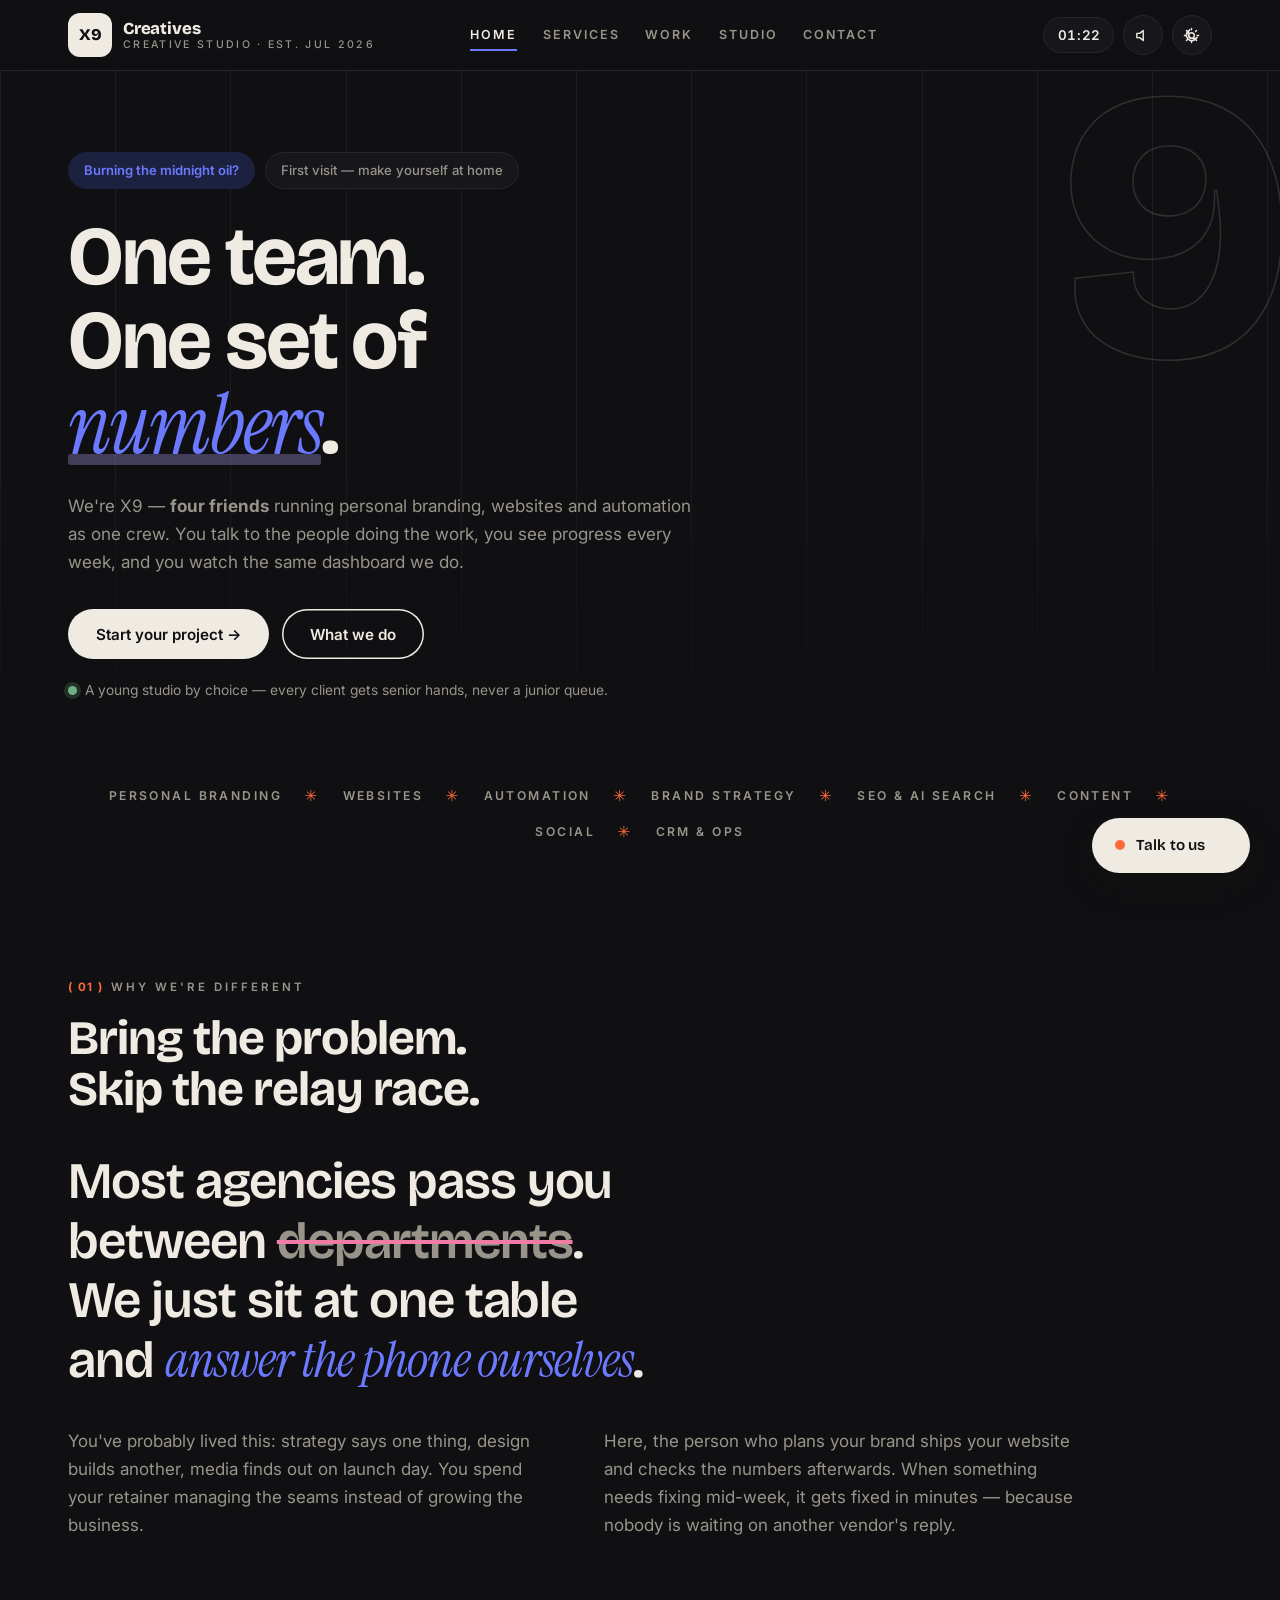
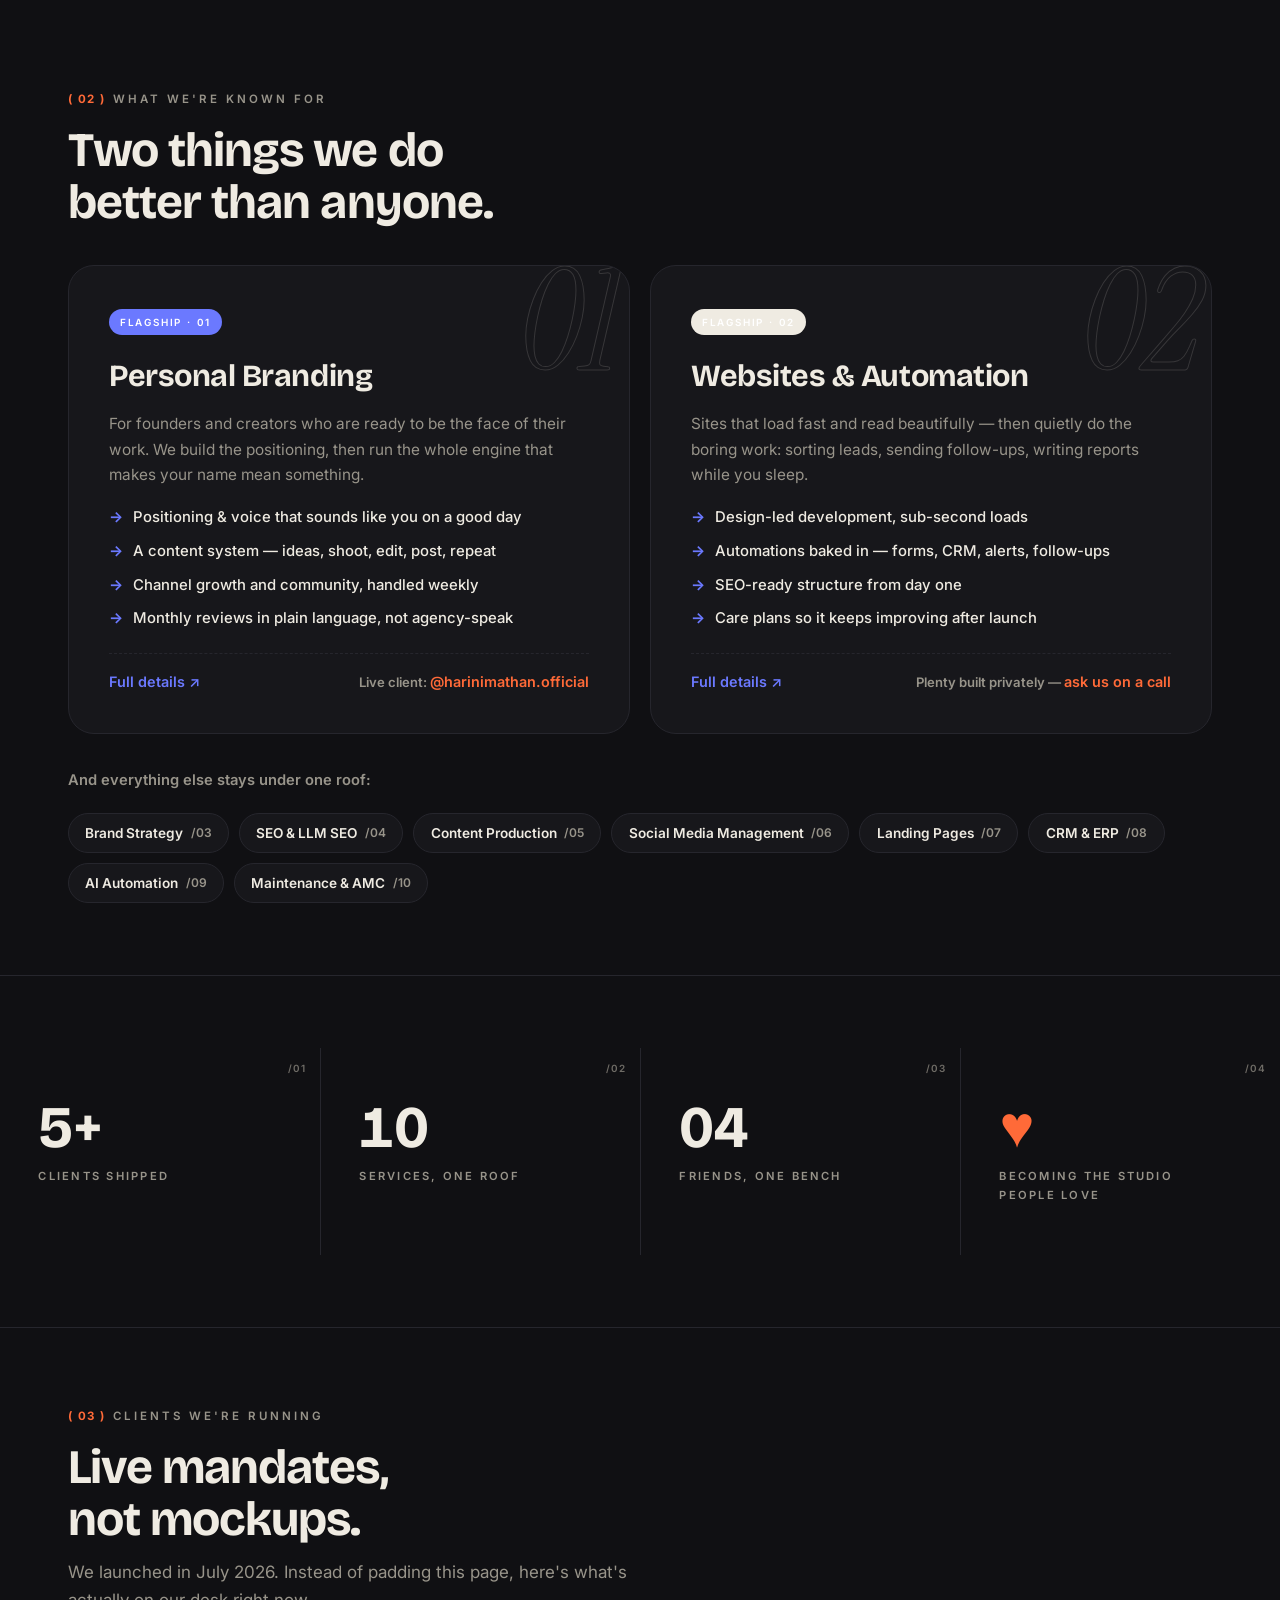
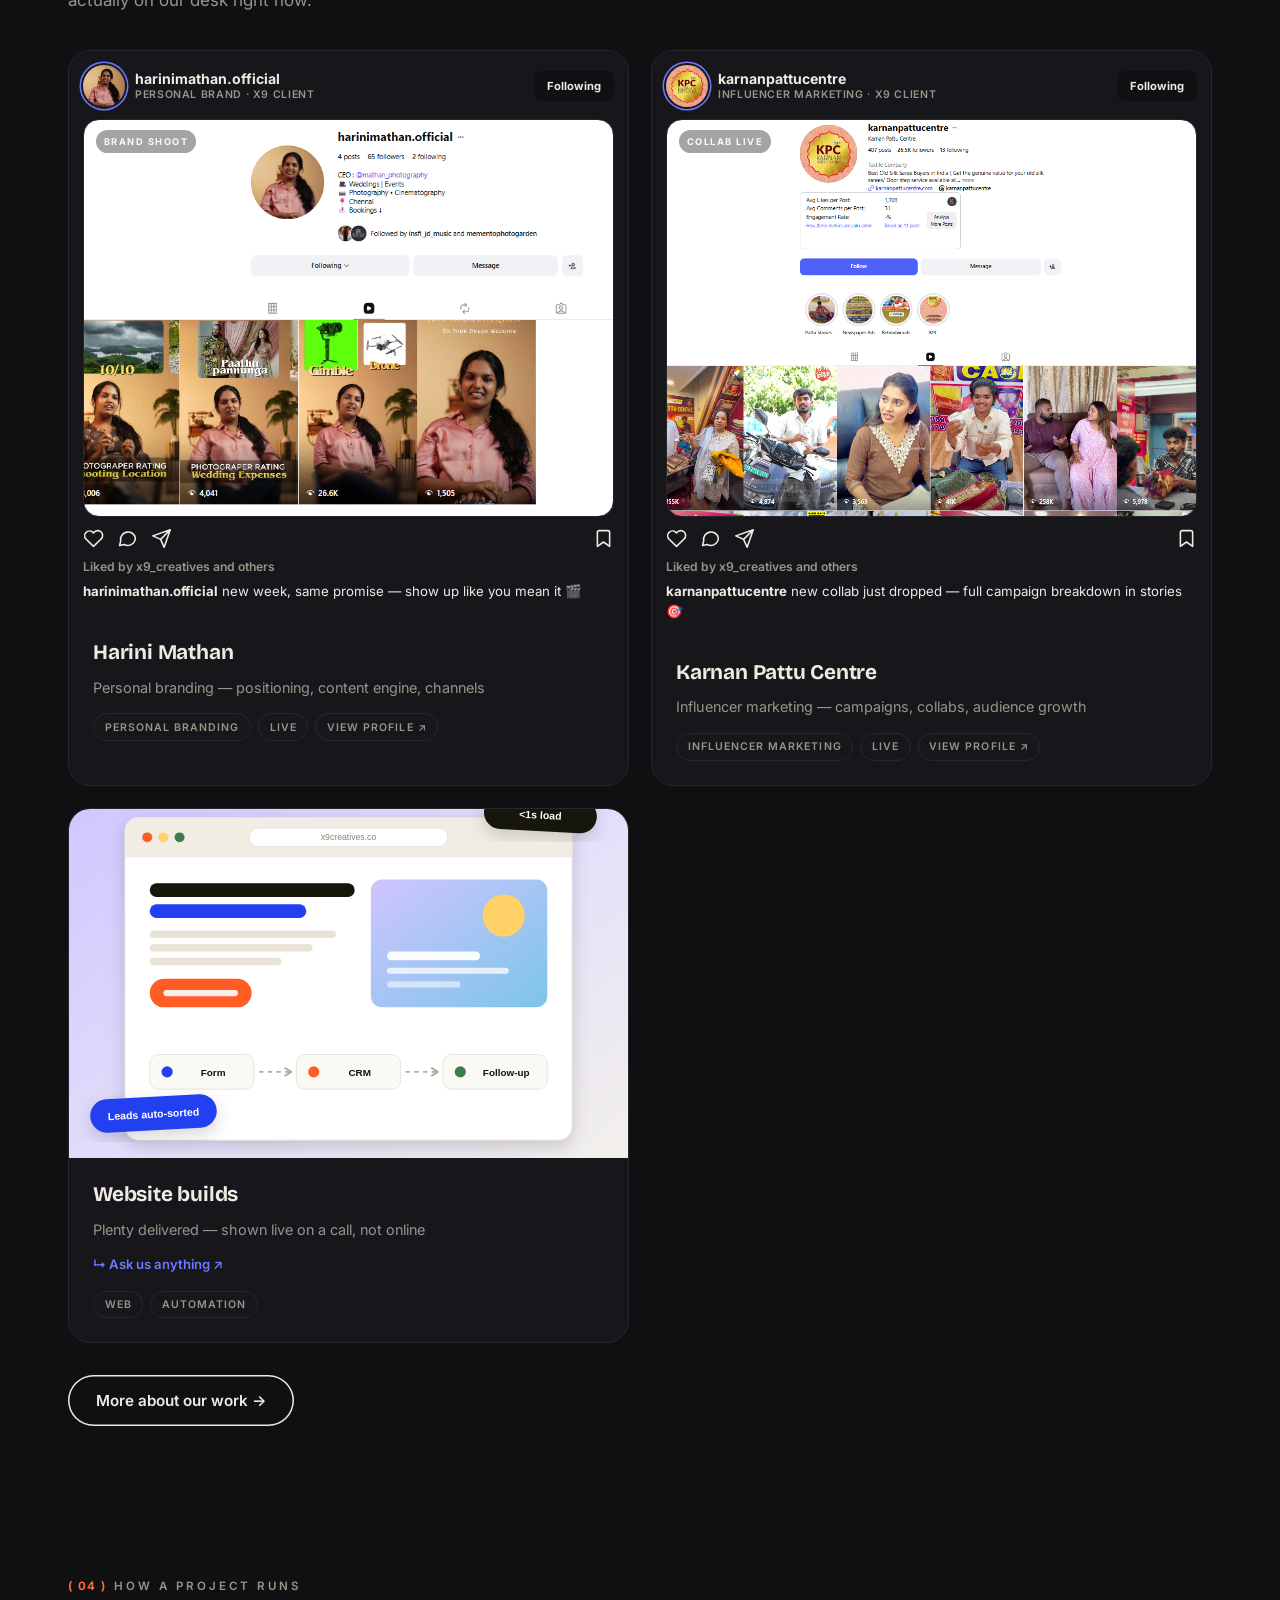
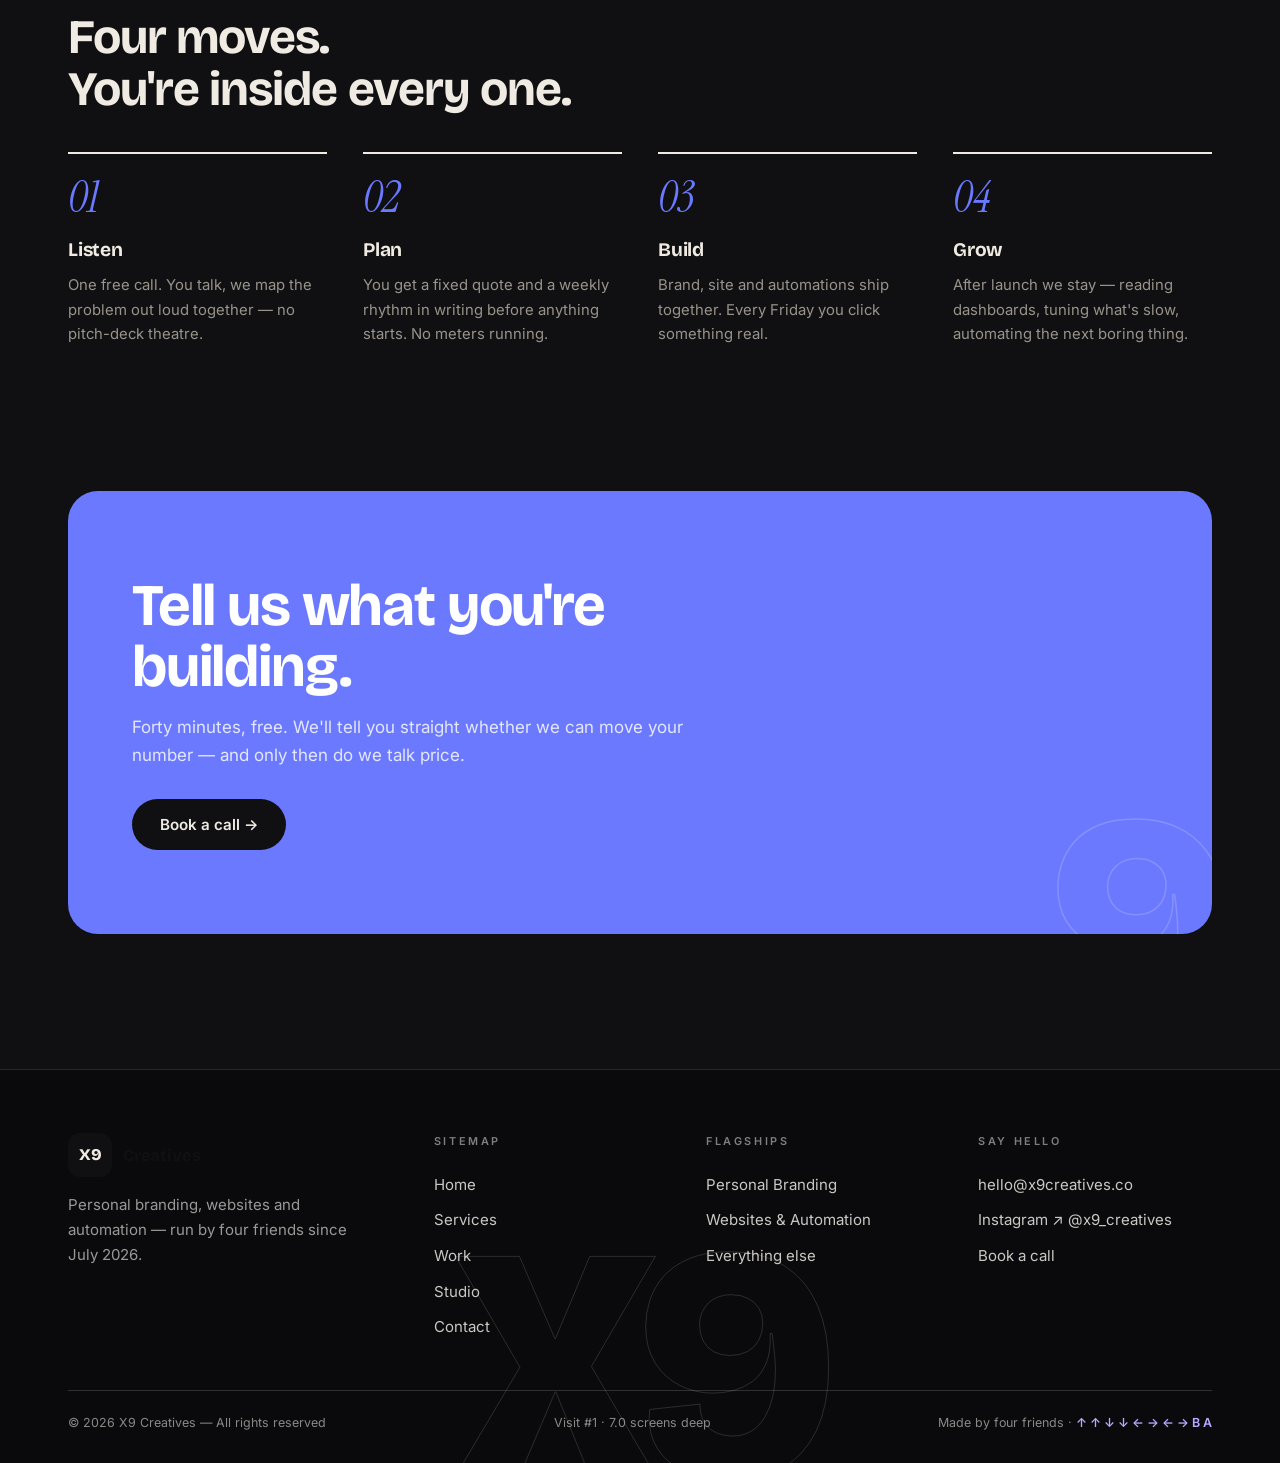
<file: index.html>
﻿<!DOCTYPE html>
<html lang="en">
<head>
<meta charset="utf-8">
<meta name="viewport" content="width=device-width, initial-scale=1">
<title>X9 Creatives — One team. One set of numbers.</title>
<meta name="description" content="X9 Creatives is a four-person studio for personal branding, websites and automation. Started July 2026. You talk to the people doing the work.">
<link rel="icon" type="image/svg+xml" href="assets/favicon.svg">
<meta property="og:title" content="X9 Creatives">
<meta property="og:description" content="Personal branding, websites and automation under one roof. Four friends, one bench, zero handoffs.">
<link rel="preconnect" href="https://fonts.googleapis.com">
<link rel="preconnect" href="https://fonts.gstatic.com" crossorigin>
<link href="https://fonts.googleapis.com/css2?family=Bricolage+Grotesque:opsz,wght@12..96,400..800&family=Instrument+Serif:ital@0;1&family=Inter:wght@400;500;600&display=swap" rel="stylesheet">
<link rel="stylesheet" href="css/style.css">
</head>
<body>

<div class="toasts" id="toasts" aria-live="polite"></div>

<header class="site-head">
  <div class="wrap head-in">
    <a class="brand" href="index.html" aria-label="X9 Creatives home">
      <span class="brand-mark">X9</span>
      <span class="brand-name">Creatives<small>Creative studio · est. Jul 2026</small></span>
    </a>
    <nav class="head-nav" aria-label="Primary">
      <a href="index.html" aria-current="page">Home</a>
      <a href="services.html">Services</a>
      <a href="work.html">Work</a>
      <a href="about.html">Studio</a>
      <a href="contact.html">Contact</a>
    </nav>
    <div class="head-tools">
      <span class="clock-chip" title="Your local time"><span id="clock"></span></span>
      <button class="icon-btn" id="soundBtn" aria-pressed="false" aria-label="Toggle interface sounds" title="Interface sounds">
        <svg viewBox="0 0 24 24"><path d="M4 9v6h4l5 4V5L8 9H4z"/><path class="wave" d="M16.5 8.5a5 5 0 010 7"/></svg>
      </button>
      <button class="icon-btn" id="themeBtn" aria-label="Toggle day and night mode" title="Day / night">
        <svg viewBox="0 0 24 24"><circle class="sun" cx="12" cy="12" r="4"/><path class="sun" d="M12 2v2M12 20v2M2 12h2M20 12h2M4.9 4.9l1.4 1.4M17.7 17.7l1.4 1.4M19.1 4.9l-1.4 1.4M6.3 17.7l-1.4 1.4"/><path class="moon" d="M20 14.5A8 8 0 119.5 4 6.5 6.5 0 0020 14.5z"/></svg>
      </button>
      <button class="burger" id="burgerBtn" aria-expanded="false" aria-controls="mobileMenu" aria-label="Open menu">
        <i></i><i></i>
      </button>
    </div>
  </div>
</header>

<nav class="mobile-menu" id="mobileMenu" aria-label="Mobile navigation">
  <a class="mm-link" href="index.html" aria-current="page"><span>/01</span>Home</a>
  <a class="mm-link" href="services.html"><span>/02</span>Services</a>
  <a class="mm-link" href="work.html"><span>/03</span>Work</a>
  <a class="mm-link" href="about.html"><span>/04</span>Studio</a>
  <a class="mm-link" href="contact.html"><span>/05</span>Contact</a>
  <div class="mm-foot">
    <a class="btn" href="contact.html">Book a call →</a>
    <span class="mm-social">Instagram ↗ @x9_creatives</span>
  </div>
</nav>

<main>

<section class="hero">
  <div class="ghost-num" aria-hidden="true">9</div>
  <div class="wrap hero-inner">
    <div class="greet-row reveal">
      <span class="pill" id="greeting">Hello!</span>
      <span class="pill" id="visitChip" style="color:var(--muted)">first visit</span>
    </div>
    <h1 class="display reveal" data-d="1">One team.<br>One set of<br><span class="serif-it u-draw">numbers</span>.</h1>
    <p class="hero-sub reveal" data-d="2">We're X9 — <strong>four friends</strong> running personal branding, websites and automation as one crew. You talk to the people doing the work, you see progress every week, and you watch the same dashboard we do.</p>
    <div class="cta-row reveal" data-d="3">
      <a class="btn" href="contact.html">Start your project →</a>
      <a class="btn btn-line" href="services.html">What we do</a>
    </div>
    <p class="avail-note reveal" data-d="4"><span class="dot-inline"></span>A young studio by choice — every client gets senior hands, never a junior queue.</p>
  </div>
</section>

<div class="caps-strip wrap reveal">
  <div class="caps-row">
    <span>Personal branding</span><span class="star">✳</span>
    <span>Websites</span><span class="star">✳</span>
    <span>Automation</span><span class="star">✳</span>
    <span>Brand strategy</span><span class="star">✳</span>
    <span>SEO &amp; AI search</span><span class="star">✳</span>
    <span>Content</span><span class="star">✳</span>
    <span>Social</span><span class="star">✳</span>
    <span>CRM &amp; ops</span>
  </div>
</div>

<section class="wrap" id="manifesto">
  <div class="sec-head reveal">
    <span class="kicker"><b>( 01 )</b> Why we're different</span>
    <h2 class="sec-title">Bring the problem.<br>Skip the relay race.</h2>
  </div>
  <div class="manifesto-lines reveal" data-d="1">
    Most agencies pass you<br>
    between <span class="strike">departments</span>.<br>
    We just sit at one table<br>
    and <span class="serif-it">answer the phone ourselves</span>.
  </div>
  <div class="manifesto-body">
    <p class="reveal" data-d="1">You've probably lived this: strategy says one thing, design builds another, media finds out on launch day. You spend your retainer managing the seams instead of growing the business.</p>
    <p class="reveal" data-d="2">Here, the person who plans your brand ships your website and checks the numbers afterwards. When something needs fixing mid-week, it gets fixed in minutes — because nobody is waiting on another vendor's reply.</p>
  </div>
</section>

<section class="wrap" id="flagships">
  <div class="sec-head reveal">
    <span class="kicker"><b>( 02 )</b> What we're known for</span>
    <h2 class="sec-title">Two things we do<br>better than anyone.</h2>
  </div>
  <div class="flagship-grid">
    <article class="flagship-card reveal">
      <div class="fs-num" aria-hidden="true">01</div>
      <span class="fs-chip">Flagship · 01</span>
      <h3>Personal Branding</h3>
      <p>For founders and creators who are ready to be the face of their work. We build the positioning, then run the whole engine that makes your name mean something.</p>
      <ul class="mini-points">
        <li>Positioning &amp; voice that sounds like you on a good day</li>
        <li>A content system — ideas, shoot, edit, post, repeat</li>
        <li>Channel growth and community, handled weekly</li>
        <li>Monthly reviews in plain language, not agency-speak</li>
      </ul>
      <div class="flagship-cta">
        <a href="work.html">Full details ↗</a>
        <span class="live-note">Live client: <a href="https://www.instagram.com/harinimathan.official/" target="_blank" rel="noopener">@harinimathan.official</a></span>
      </div>
    </article>
    <article class="flagship-card alt reveal" data-d="1">
      <div class="fs-num" aria-hidden="true">02</div>
      <span class="fs-chip">Flagship · 02</span>
      <h3>Websites &amp; Automation</h3>
      <p>Sites that load fast and read beautifully — then quietly do the boring work: sorting leads, sending follow-ups, writing reports while you sleep.</p>
      <ul class="mini-points">
        <li>Design-led development, sub-second loads</li>
        <li>Automations baked in — forms, CRM, alerts, follow-ups</li>
        <li>SEO-ready structure from day one</li>
        <li>Care plans so it keeps improving after launch</li>
      </ul>
      <div class="flagship-cta">
        <a href="work.html">Full details ↗</a>
        <span class="live-note">Plenty built privately — <a href="contact.html">ask us on a call</a></span>
      </div>
    </article>
  </div>
  <div class="reveal" data-d="1">
    <p style="margin-top:34px;font-weight:600;color:var(--muted);font-size:.92rem">And everything else stays under one roof:</p>
    <div class="chip-list">
      <a class="svc-chip" href="services.html#brand-strategy">Brand Strategy<i>/03</i></a>
      <a class="svc-chip" href="services.html#seo-llm-seo">SEO &amp; LLM SEO<i>/04</i></a>
      <a class="svc-chip" href="services.html#content-production">Content Production<i>/05</i></a>
      <a class="svc-chip" href="services.html#social-media-management">Social Media Management<i>/06</i></a>
      <a class="svc-chip" href="services.html#landing-page-development">Landing Pages<i>/07</i></a>
      <a class="svc-chip" href="services.html#crm-erp-development">CRM &amp; ERP<i>/08</i></a>
      <a class="svc-chip" href="services.html#ai-automation">AI Automation<i>/09</i></a>
      <a class="svc-chip" href="services.html#maintenance-amc">Maintenance &amp; AMC<i>/10</i></a>
    </div>
  </div>
</section>

<section class="stats-band" aria-label="Studio numbers">
  <div class="stat reveal" data-i="/01">
    <div class="stat-num"><span data-count="5" data-suffix="+">000+</span></div>
    <div class="stat-label">Clients shipped</div>
  </div>
  <div class="stat reveal" data-i="/02" data-d="1">
    <div class="stat-num"><span data-count="10" data-pad="true">00</span></div>
    <div class="stat-label">Services, one roof</div>
  </div>
  <div class="stat reveal" data-i="/03" data-d="2">
    <div class="stat-num"><span data-count="4" data-pad="true">00</span></div>
    <div class="stat-label">Friends, one bench</div>
  </div>
  <div class="stat reveal" data-i="/04" data-d="3">
    <div class="stat-num heart-stat" title="Working on it, every week">♥</div>
    <div class="stat-label">Becoming the studio<br>people love</div>
  </div>
</section>

<section class="wrap" id="work-preview">
  <div class="sec-head reveal">
    <span class="kicker"><b>( 03 )</b> Clients we're running</span>
    <h2 class="sec-title">Live mandates,<br>not mockups.</h2>
    <p class="sec-sub">We launched in July 2026. Instead of padding this page, here's what's actually on our desk right now.</p>
  </div>
  <div class="work-grid">
    <a class="case-card card-hover reveal" href="https://www.instagram.com/harinimathan.official/" target="_blank" rel="noopener">
      <div class="ig">
        <div class="ig-head">
          <span class="ig-avatar"><img src="assets/Harini.png" alt="Harini Mathan"></span>
          <span class="ig-id"><span class="ig-handle">harinimathan.official</span><span class="ig-sub">Personal brand · X9 client</span></span>
          <span class="ig-follow">Following</span>
        </div>
        <div class="ig-media photo" style="background-image:url('assets/harini-png.png')" data-tag="Brand shoot"></div>
        <div class="ig-actions">
          <svg viewBox="0 0 24 24" class="ig-heart"><path d="M20.8 4.6a5.5 5.5 0 00-7.8 0L12 5.7l-1-1a5.5 5.5 0 00-7.8 7.7l1 1L12 21l7.8-7.6 1-1a5.5 5.5 0 000-7.8z"/></svg>
          <svg viewBox="0 0 24 24"><path d="M21 11.5a8.4 8.4 0 01-8.5 8.4c-1.5 0-3-.4-4.2-1.1L3 20l1.2-5.3A8.4 8.4 0 1121 11.5z"/></svg>
          <svg viewBox="0 0 24 24"><path d="M22 2L11 13M22 2l-7 20-4-9-9-4 20-7z"/></svg>
          <svg viewBox="0 0 24 24" class="save"><path d="M19 21l-7-5-7 5V5a2 2 0 012-2h10a2 2 0 012 2z"/></svg>
        </div>
        <p class="ig-likes">Liked by x9_creatives and others</p>
        <p class="ig-cap"><b>harinimathan.official</b> new week, same promise — show up like you mean it 🎬</p>
      </div>
      <div class="work-meta">
        <h3>Harini Mathan</h3>
        <small>Personal branding — positioning, content engine, channels</small>
        <div class="tagrow"><span class="tag">Personal Branding</span><span class="tag">Live</span><span class="tag">View profile ↗</span></div>
      </div>
    </a>
    <a class="case-card card-hover reveal" data-d="1" href="https://www.instagram.com/karnanpattucentre/" target="_blank" rel="noopener">
      <div class="ig">
        <div class="ig-head">
          <span class="ig-avatar"><img src="assets/Kpc.png" alt="Karnan Pattu Centre"></span>
          <span class="ig-id"><span class="ig-handle">karnanpattucentre</span><span class="ig-sub">Influencer marketing · X9 client</span></span>
          <span class="ig-follow">Following</span>
        </div>
        <div class="ig-media photo" style="background-image:url('assets/patt-png.png')" data-tag="Collab live"></div>
        <div class="ig-actions">
          <svg viewBox="0 0 24 24" class="ig-heart"><path d="M20.8 4.6a5.5 5.5 0 00-7.8 0L12 5.7l-1-1a5.5 5.5 0 00-7.8 7.7l1 1L12 21l7.8-7.6 1-1a5.5 5.5 0 000-7.8z"/></svg>
          <svg viewBox="0 0 24 24"><path d="M21 11.5a8.4 8.4 0 01-8.5 8.4c-1.5 0-3-.4-4.2-1.1L3 20l1.2-5.3A8.4 8.4 0 1121 11.5z"/></svg>
          <svg viewBox="0 0 24 24"><path d="M22 2L11 13M22 2l-7 20-4-9-9-4 20-7z"/></svg>
          <svg viewBox="0 0 24 24" class="save"><path d="M19 21l-7-5-7 5V5a2 2 0 012-2h10a2 2 0 012 2z"/></svg>
        </div>
        <p class="ig-likes">Liked by x9_creatives and others</p>
        <p class="ig-cap"><b>karnanpattucentre</b> new collab just dropped — full campaign breakdown in stories 🎯</p>
      </div>
      <div class="work-meta">
        <h3>Karnan Pattu Centre</h3>
        <small>Influencer marketing — campaigns, collabs, audience growth</small>
        <div class="tagrow"><span class="tag">Influencer Marketing</span><span class="tag">Live</span><span class="tag">View profile ↗</span></div>
      </div>
    </a>
    <a class="case-card card-hover reveal" data-d="1" href="contact.html">
      <div class="art" style="background:url('assets/webbuild.svg') center/cover no-repeat"></div>
      <div class="work-meta">
        <h3>Website builds</h3>
        <small>Plenty delivered — shown live on a call, not online</small>
        <span class="res">Ask us anything ↗</span>
        <div class="tagrow"><span class="tag">Web</span><span class="tag">Automation</span></div>
      </div>
    </a>
  </div>
  <div class="cta-row reveal" style="margin-top:32px">
    <a class="btn btn-line" href="work.html">More about our work →</a>
  </div>
</section>

<section class="wrap" id="process">
  <div class="sec-head reveal">
    <span class="kicker"><b>( 04 )</b> How a project runs</span>
    <h2 class="sec-title">Four moves.<br>You're inside every one.</h2>
  </div>
  <div class="process-grid">
    <div class="step reveal"><div class="step-num">01</div><h3>Listen</h3><p>One free call. You talk, we map the problem out loud together — no pitch-deck theatre.</p></div>
    <div class="step reveal" data-d="1"><div class="step-num">02</div><h3>Plan</h3><p>You get a fixed quote and a weekly rhythm in writing before anything starts. No meters running.</p></div>
    <div class="step reveal" data-d="2"><div class="step-num">03</div><h3>Build</h3><p>Brand, site and automations ship together. Every Friday you click something real.</p></div>
    <div class="step reveal" data-d="3"><div class="step-num">04</div><h3>Grow</h3><p>After launch we stay — reading dashboards, tuning what's slow, automating the next boring thing.</p></div>
  </div>
</section>

<section class="wrap">
  <div class="cta-band reveal">
    <h2>Tell us what you're building.</h2>
    <p>Forty minutes, free. We'll tell you straight whether we can move your number — and only then do we talk price.</p>
    <div class="cta-row">
      <a class="btn btn-paper" href="contact.html">Book a call →</a>
    </div>
  </div>
</section>

</main>

<footer>
  <div class="foot-wrap">
    <div class="foot-mark" aria-hidden="true">X9</div>
    <div class="foot-cols">
      <div class="foot-brand">
        <a class="brand" href="index.html" aria-label="Back to top">
          <span class="brand-mark" style="background:var(--paper);color:var(--ink)">X9</span>
          <span class="brand-name" style="color:var(--paper)">Creatives</span>
        </a>
        <p>Personal branding, websites and automation — run by four friends since July 2026.</p>
      </div>
      <div class="foot-col">
        <h4>Sitemap</h4>
        <a href="index.html">Home</a>
        <a href="services.html">Services</a>
        <a href="work.html">Work</a>
        <a href="about.html">Studio</a>
        <a href="contact.html">Contact</a>
      </div>
      <div class="foot-col">
        <h4>Flagships</h4>
        <a href="services.html#personal-branding">Personal Branding</a>
        <a href="services.html#website-development">Websites &amp; Automation</a>
        <a href="services.html#brand-strategy">Everything else</a>
      </div>
      <div class="foot-col">
        <h4>Say hello</h4>
        <a href="mailto:hello@x9creatives.co">hello@x9creatives.co</a>
        <a href="https://www.instagram.com/x9_creatives/" target="_blank" rel="noopener">Instagram ↗ @x9_creatives</a>
        <a href="contact.html">Book a call</a>
      </div>
    </div>
    <div class="foot-base">
      <span>© 2026 X9 Creatives — All rights reserved</span>
      <span><span id="statVisits">Visit #—</span> · <span id="statScreens">0.0 screens deep</span></span>
      <span>Made by four friends · <b>↑ ↑ ↓ ↓ ← → ← → B A</b></span>
    </div>
  </div>
</footer>

<div class="talk-wrap" id="talkWrap">
  <div class="talk-pop" id="talkPop" role="menu" aria-label="Ways to talk to us">
    <p class="talk-pop-title">Two ways to start 👋</p>
    <a class="talk-opt" href="contact.html"><b>Book the free call</b><span>40 minutes, zero pitch theatre</span></a>
    <a class="talk-opt" href="mailto:hello@x9creatives.co?subject=Saying%20hello%20to%20X9"><b>Write to us</b><span>hello@x9creatives.co</span></a>
  </div>
  <button class="talk-fab" id="talkFab" aria-expanded="false" aria-controls="talkPop">
    <span class="fab-dot" id="fabDot"></span>
    <span class="fab-label">Talk to us</span>
  </button>
</div>

<script src="js/main.js" defer></script>
</body>
</html>
</file>
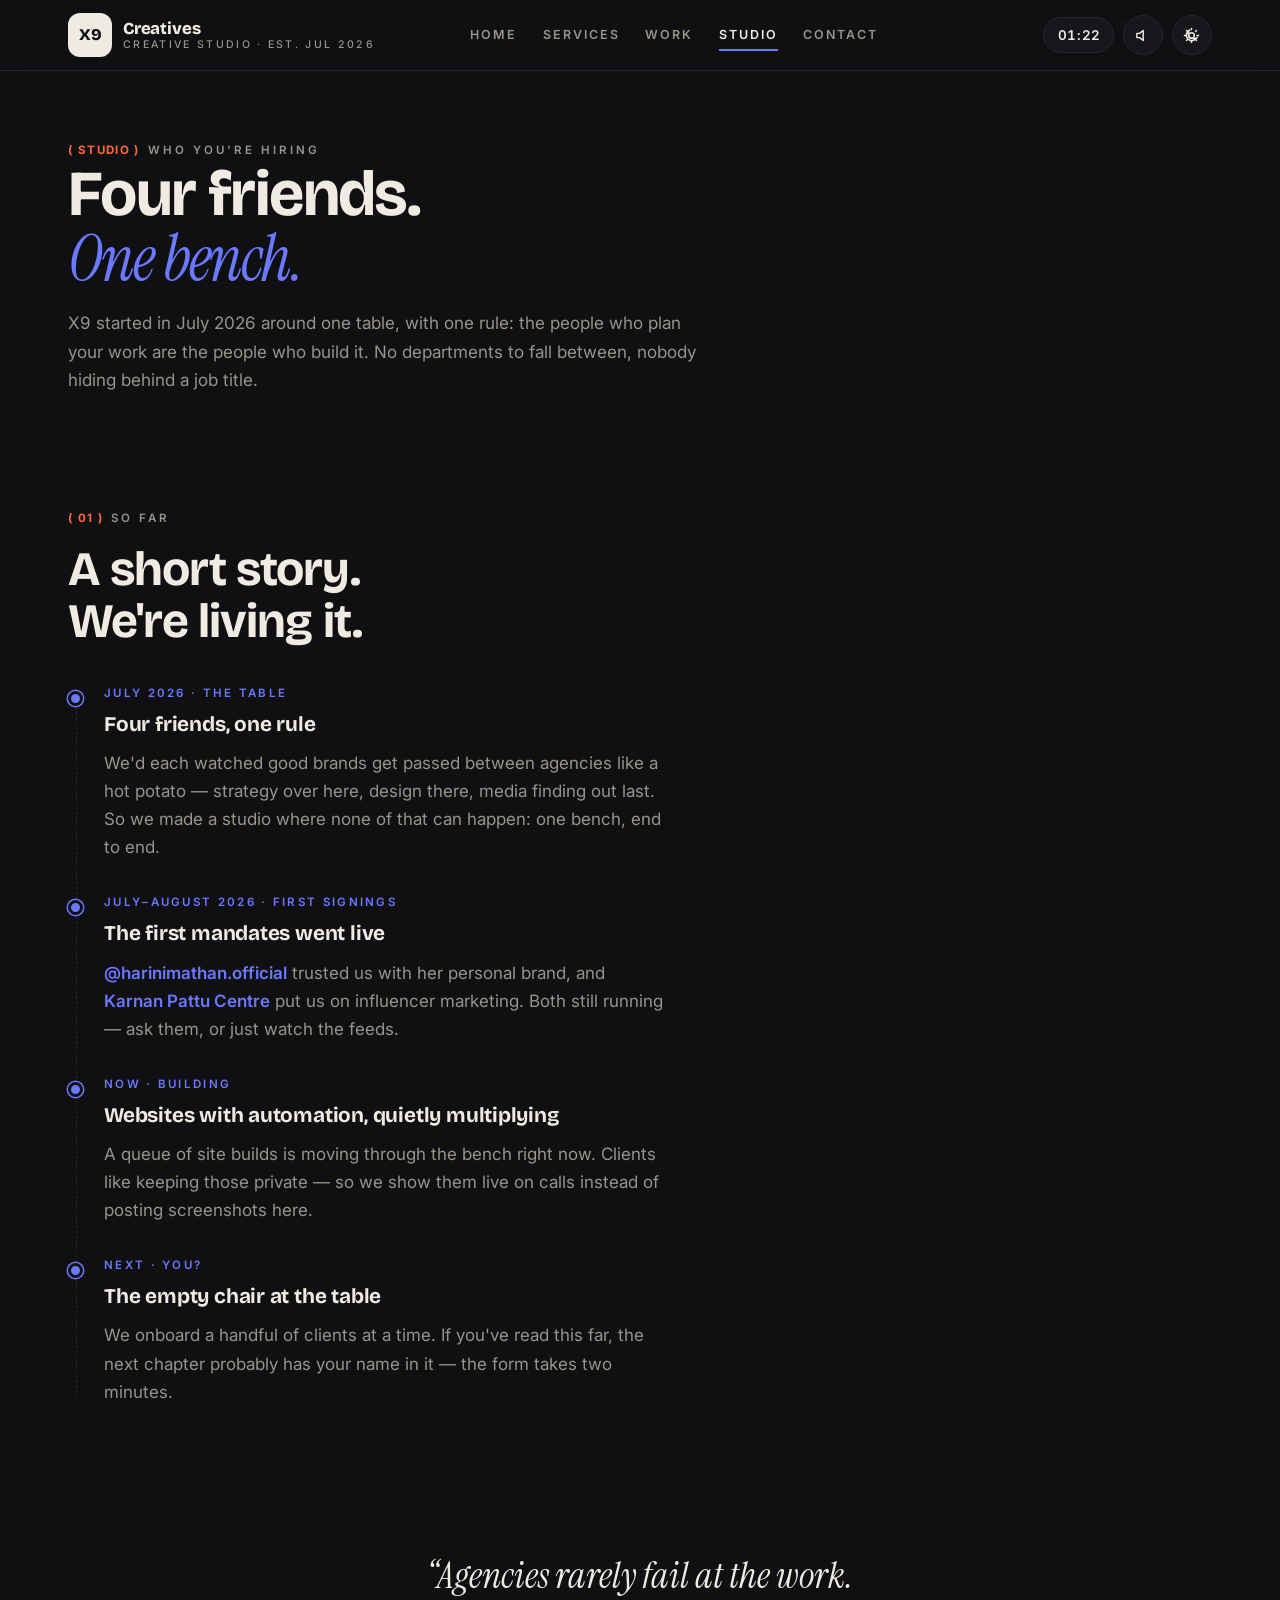
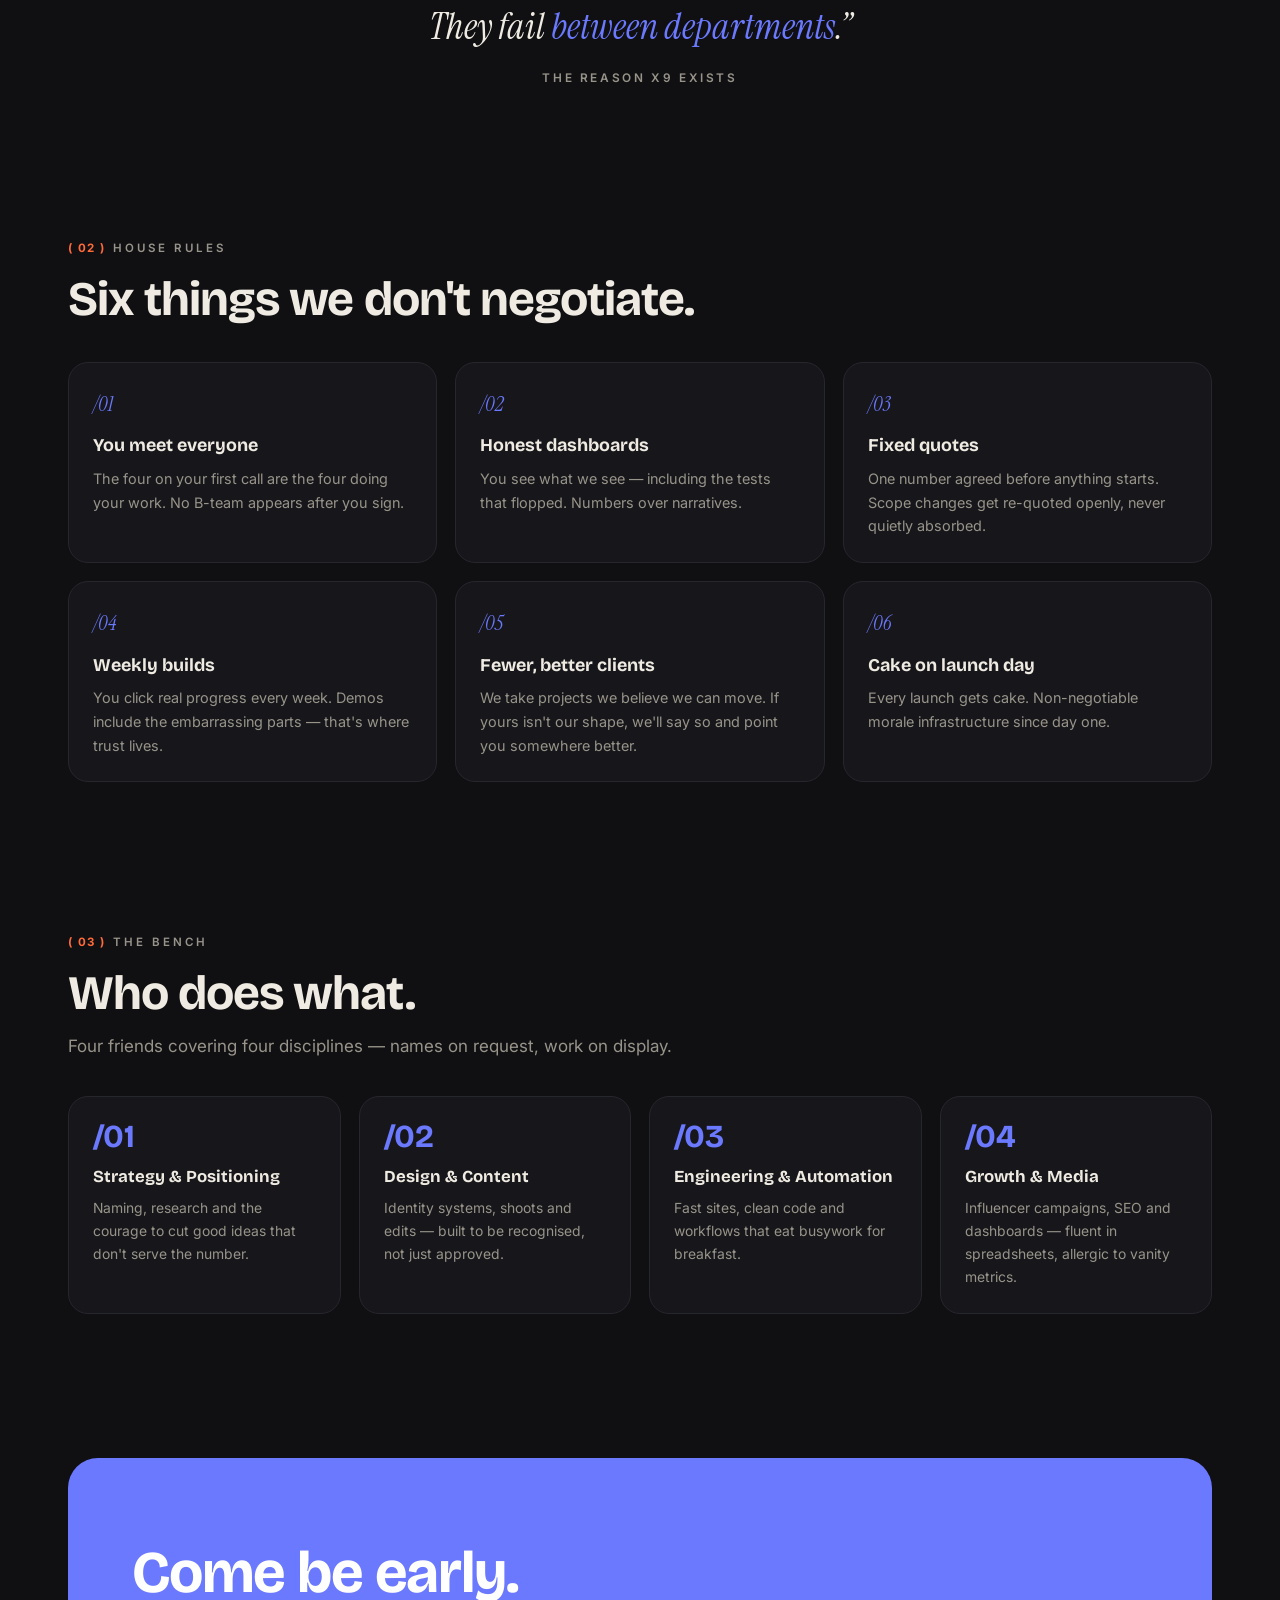
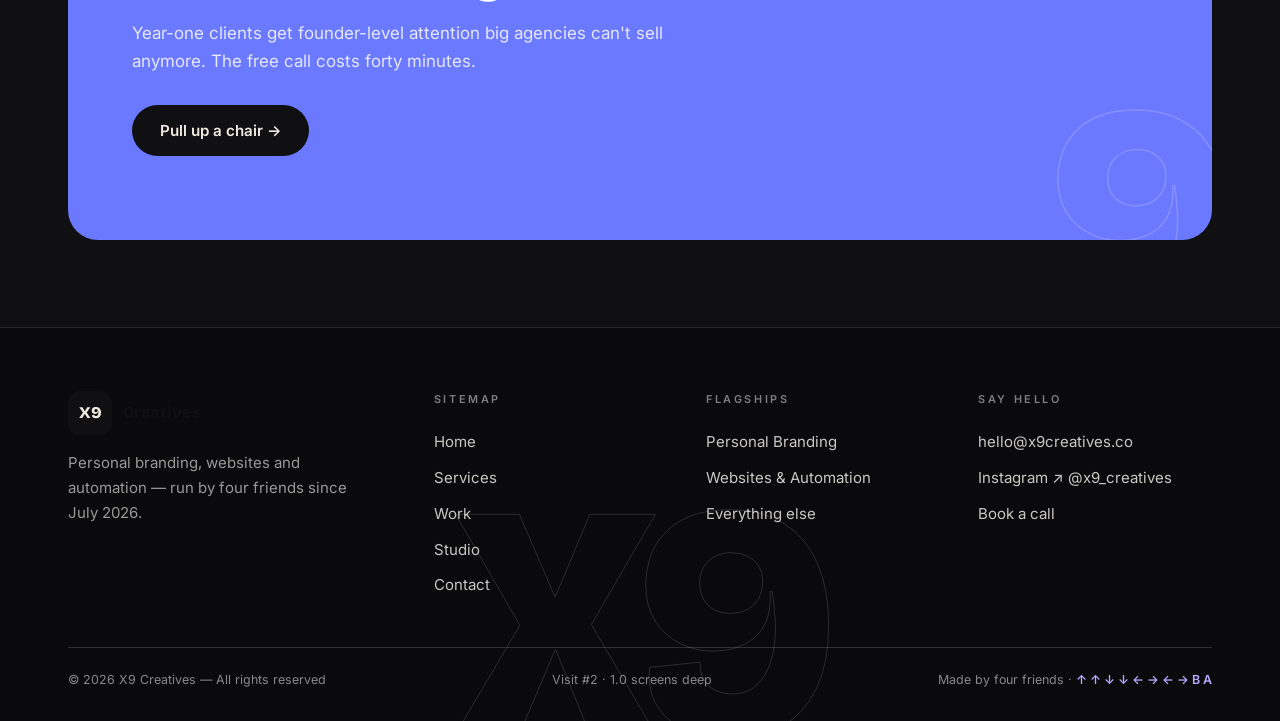
<file: about.html>
﻿<!DOCTYPE html>
<html lang="en">
<head>
<meta charset="utf-8">
<meta name="viewport" content="width=device-width, initial-scale=1">
<title>Studio — X9 Creatives</title>
<meta name="description" content="X9 Creatives started in July 2026 — four friends, one table, and a rule that the people who plan your work also build it.">
<link rel="icon" type="image/svg+xml" href="assets/favicon.svg">
<link rel="preconnect" href="https://fonts.googleapis.com">
<link rel="preconnect" href="https://fonts.gstatic.com" crossorigin>
<link href="https://fonts.googleapis.com/css2?family=Bricolage+Grotesque:opsz,wght@12..96,400..800&family=Instrument+Serif:ital@0;1&family=Inter:wght@400;500;600&display=swap" rel="stylesheet">
<link rel="stylesheet" href="css/style.css">
</head>
<body>

<div class="toasts" id="toasts" aria-live="polite"></div>

<header class="site-head">
  <div class="wrap head-in">
    <a class="brand" href="index.html" aria-label="X9 Creatives home">
      <span class="brand-mark">X9</span>
      <span class="brand-name">Creatives<small>Creative studio · est. Jul 2026</small></span>
    </a>
    <nav class="head-nav" aria-label="Primary">
      <a href="index.html">Home</a>
      <a href="services.html">Services</a>
      <a href="work.html">Work</a>
      <a href="about.html" aria-current="page">Studio</a>
      <a href="contact.html">Contact</a>
    </nav>
    <div class="head-tools">
      <span class="clock-chip" title="Your local time"><span id="clock"></span></span>
      <button class="icon-btn" id="soundBtn" aria-pressed="false" aria-label="Toggle interface sounds" title="Interface sounds">
        <svg viewBox="0 0 24 24"><path d="M4 9v6h4l5 4V5L8 9H4z"/><path class="wave" d="M16.5 8.5a5 5 0 010 7"/></svg>
      </button>
      <button class="icon-btn" id="themeBtn" aria-label="Toggle day and night mode" title="Day / night">
        <svg viewBox="0 0 24 24"><circle class="sun" cx="12" cy="12" r="4"/><path class="sun" d="M12 2v2M12 20v2M2 12h2M20 12h2M4.9 4.9l1.4 1.4M17.7 17.7l1.4 1.4M19.1 4.9l-1.4 1.4M6.3 17.7l-1.4 1.4"/><path class="moon" d="M20 14.5A8 8 0 119.5 4 6.5 6.5 0 0020 14.5z"/></svg>
      </button>
      <button class="burger" id="burgerBtn" aria-expanded="false" aria-controls="mobileMenu" aria-label="Open menu">
        <i></i><i></i>
      </button>
    </div>
  </div>
</header>

<nav class="mobile-menu" id="mobileMenu" aria-label="Mobile navigation">
  <a class="mm-link" href="index.html"><span>/01</span>Home</a>
  <a class="mm-link" href="services.html"><span>/02</span>Services</a>
  <a class="mm-link" href="work.html"><span>/03</span>Work</a>
  <a class="mm-link" href="about.html" aria-current="page"><span>/04</span>Studio</a>
  <a class="mm-link" href="contact.html"><span>/05</span>Contact</a>
  <div class="mm-foot">
    <a class="btn" href="contact.html">Book a call →</a>
    <span class="mm-social">Instagram ↗ @x9_creatives</span>
  </div>
</nav>

<main>

<section class="wrap page-hero">
  <span class="kicker reveal"><b>( Studio )</b> Who you're hiring</span>
  <h1 class="display reveal" data-d="1" style="font-size:clamp(2.4rem,5vw,4rem)">Four friends.<br><span class="serif-it">One bench.</span></h1>
  <p class="hero-sub reveal" data-d="2" style="margin-top:18px">X9 started in July 2026 around one table, with one rule: the people who plan your work are the people who build it. No departments to fall between, nobody hiding behind a job title.</p>
</section>

<section class="wrap" id="story">
  <div class="sec-head reveal">
    <span class="kicker"><b>( 01 )</b> So far</span>
    <h2 class="sec-title">A short story.<br>We're living it.</h2>
  </div>
  <div class="timeline">
    <div class="tl-item reveal">
      <div class="tl-year">July 2026 · The table</div>
      <h3>Four friends, one rule</h3>
      <p>We'd each watched good brands get passed between agencies like a hot potato — strategy over here, design there, media finding out last. So we made a studio where none of that can happen: one bench, end to end.</p>
    </div>
    <div class="tl-item reveal" data-d="1">
      <div class="tl-year">July–August 2026 · First signings</div>
      <h3>The first mandates went live</h3>
      <p><a href="https://www.instagram.com/harinimathan.official/" target="_blank" rel="noopener" style="color:var(--cobalt);font-weight:600">@harinimathan.official</a> trusted us with her personal brand, and <a href="https://www.instagram.com/karnanpattucentre/" target="_blank" rel="noopener" style="color:var(--cobalt);font-weight:600">Karnan Pattu Centre</a> put us on influencer marketing. Both still running — ask them, or just watch the feeds.</p>
    </div>
    <div class="tl-item reveal" data-d="2">
      <div class="tl-year">Now · Building</div>
      <h3>Websites with automation, quietly multiplying</h3>
      <p>A queue of site builds is moving through the bench right now. Clients like keeping those private — so we show them live on calls instead of posting screenshots here.</p>
    </div>
    <div class="tl-item reveal" data-d="3">
      <div class="tl-year">Next · You?</div>
      <h3>The empty chair at the table</h3>
      <p>We onboard a handful of clients at a time. If you've read this far, the next chapter probably has your name in it — the form takes two minutes.</p>
    </div>
  </div>
</section>

<section class="wrap">
  <div class="pull reveal">
    <p>“Agencies rarely fail at the work.<br>They fail <b>between departments</b>.”</p>
    <cite>The reason X9 exists</cite>
  </div>
</section>

<section class="wrap" id="values">
  <div class="sec-head reveal">
    <span class="kicker"><b>( 02 )</b> House rules</span>
    <h2 class="sec-title">Six things we don't negotiate.</h2>
  </div>
  <div class="values-grid">
    <article class="value-card card-hover reveal"><div class="v-num">/01</div><h3>You meet everyone</h3><p>The four on your first call are the four doing your work. No B-team appears after you sign.</p></article>
    <article class="value-card card-hover reveal" data-d="1"><div class="v-num">/02</div><h3>Honest dashboards</h3><p>You see what we see — including the tests that flopped. Numbers over narratives.</p></article>
    <article class="value-card card-hover reveal" data-d="2"><div class="v-num">/03</div><h3>Fixed quotes</h3><p>One number agreed before anything starts. Scope changes get re-quoted openly, never quietly absorbed.</p></article>
    <article class="value-card card-hover reveal" data-d="1"><div class="v-num">/04</div><h3>Weekly builds</h3><p>You click real progress every week. Demos include the embarrassing parts — that's where trust lives.</p></article>
    <article class="value-card card-hover reveal" data-d="2"><div class="v-num">/05</div><h3>Fewer, better clients</h3><p>We take projects we believe we can move. If yours isn't our shape, we'll say so and point you somewhere better.</p></article>
    <article class="value-card card-hover reveal" data-d="3"><div class="v-num">/06</div><h3>Cake on launch day</h3><p>Every launch gets cake. Non-negotiable morale infrastructure since day one.</p></article>
  </div>
</section>

<section class="wrap" id="crew">
  <div class="sec-head reveal">
    <span class="kicker"><b>( 03 )</b> The bench</span>
    <h2 class="sec-title">Who does what.</h2>
    <p class="sec-sub">Four friends covering four disciplines — names on request, work on display.</p>
  </div>
  <div class="roles-grid">
    <article class="role-card card-hover reveal">
      <div class="role-count">/01</div>
      <h3>Strategy &amp; Positioning</h3>
      <p>Naming, research and the courage to cut good ideas that don't serve the number.</p>
    </article>
    <article class="role-card card-hover reveal" data-d="1">
      <div class="role-count">/02</div>
      <h3>Design &amp; Content</h3>
      <p>Identity systems, shoots and edits — built to be recognised, not just approved.</p>
    </article>
    <article class="role-card card-hover reveal" data-d="2">
      <div class="role-count">/03</div>
      <h3>Engineering &amp; Automation</h3>
      <p>Fast sites, clean code and workflows that eat busywork for breakfast.</p>
    </article>
    <article class="role-card card-hover reveal" data-d="3">
      <div class="role-count">/04</div>
      <h3>Growth &amp; Media</h3>
      <p>Influencer campaigns, SEO and dashboards — fluent in spreadsheets, allergic to vanity metrics.</p>
    </article>
  </div>
</section>

<section class="wrap" style="padding-bottom:24px">
  <div class="cta-band reveal">
    <h2>Come be early.</h2>
    <p>Year-one clients get founder-level attention big agencies can't sell anymore. The free call costs forty minutes.</p>
    <div class="cta-row">
      <a class="btn btn-paper" href="contact.html">Pull up a chair →</a>
    </div>
  </div>
</section>

</main>

<footer>
  <div class="foot-wrap">
    <div class="foot-mark" aria-hidden="true">X9</div>
    <div class="foot-cols">
      <div class="foot-brand">
        <a class="brand" href="index.html" aria-label="Back to top">
          <span class="brand-mark" style="background:var(--paper);color:var(--ink)">X9</span>
          <span class="brand-name" style="color:var(--paper)">Creatives</span>
        </a>
        <p>Personal branding, websites and automation — run by four friends since July 2026.</p>
      </div>
      <div class="foot-col">
        <h4>Sitemap</h4>
        <a href="index.html">Home</a>
        <a href="services.html">Services</a>
        <a href="work.html">Work</a>
        <a href="about.html">Studio</a>
        <a href="contact.html">Contact</a>
      </div>
      <div class="foot-col">
        <h4>Flagships</h4>
        <a href="services.html#personal-branding">Personal Branding</a>
        <a href="services.html#website-development">Websites &amp; Automation</a>
        <a href="services.html#specialists">Everything else</a>
      </div>
      <div class="foot-col">
        <h4>Say hello</h4>
        <a href="mailto:hello@x9creatives.co">hello@x9creatives.co</a>
        <a href="https://www.instagram.com/x9_creatives/" target="_blank" rel="noopener">Instagram ↗ @x9_creatives</a>
        <a href="contact.html">Book a call</a>
      </div>
    </div>
    <div class="foot-base">
      <span>© 2026 X9 Creatives — All rights reserved</span>
      <span><span id="statVisits">Visit #—</span> · <span id="statScreens">0.0 screens deep</span></span>
      <span>Made by four friends · <b>↑ ↑ ↓ ↓ ← → ← → B A</b></span>
    </div>
  </div>
</footer>

<script src="js/main.js" defer></script>
</body>
</html>
</file>
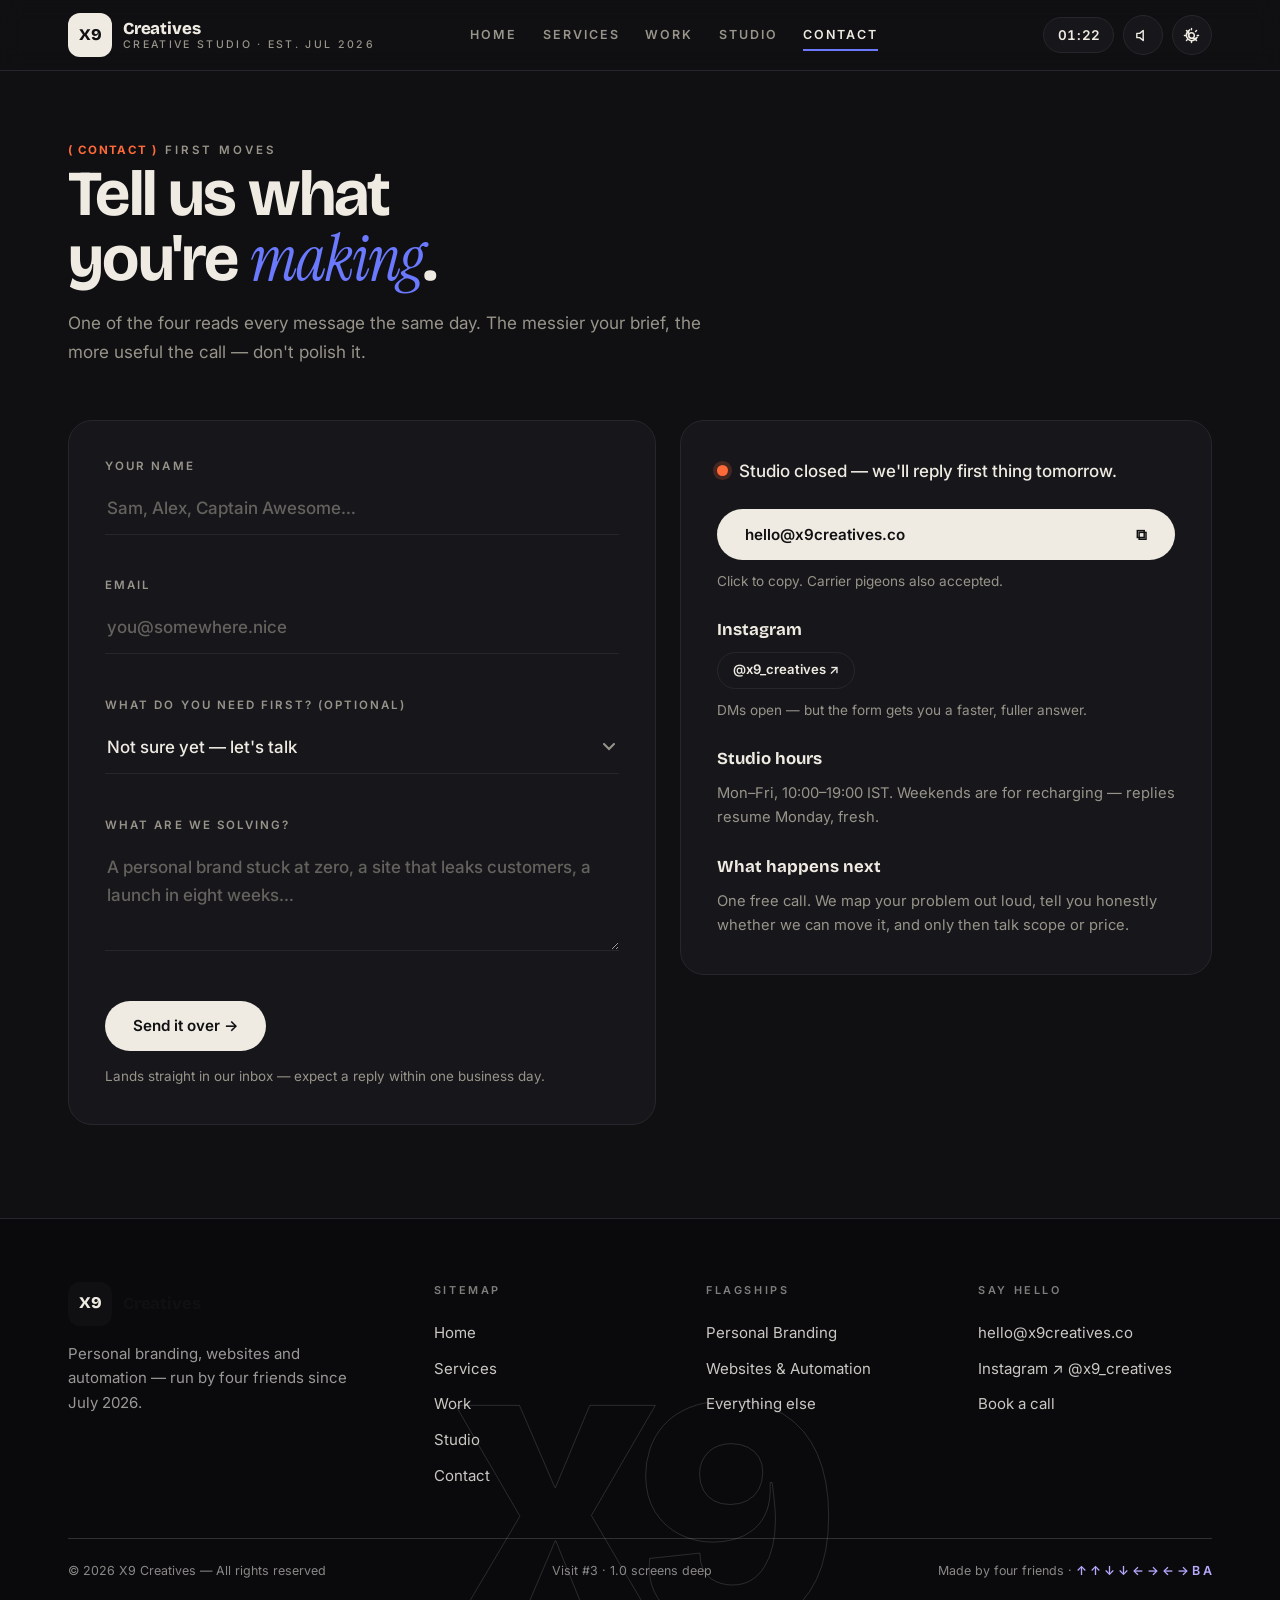
<file: contact.html>
﻿<!DOCTYPE html>
<html lang="en">
<head>
<meta charset="utf-8">
<meta name="viewport" content="width=device-width, initial-scale=1">
<title>Contact — X9 Creatives</title>
<meta name="description" content="Tell X9 Creatives what you're making. Free first call, fixed quotes, replies within one business day.">
<link rel="icon" type="image/svg+xml" href="assets/favicon.svg">
<link rel="preconnect" href="https://fonts.googleapis.com">
<link rel="preconnect" href="https://fonts.gstatic.com" crossorigin>
<link href="https://fonts.googleapis.com/css2?family=Bricolage+Grotesque:opsz,wght@12..96,400..800&family=Instrument+Serif:ital@0;1&family=Inter:wght@400;500;600&display=swap" rel="stylesheet">
<link rel="stylesheet" href="css/style.css">
</head>
<body>

<div class="toasts" id="toasts" aria-live="polite"></div>

<header class="site-head">
  <div class="wrap head-in">
    <a class="brand" href="index.html" aria-label="X9 Creatives home">
      <span class="brand-mark">X9</span>
      <span class="brand-name">Creatives<small>Creative studio · est. Jul 2026</small></span>
    </a>
    <nav class="head-nav" aria-label="Primary">
      <a href="index.html">Home</a>
      <a href="services.html">Services</a>
      <a href="work.html">Work</a>
      <a href="about.html">Studio</a>
      <a href="contact.html" aria-current="page">Contact</a>
    </nav>
    <div class="head-tools">
      <span class="clock-chip" title="Your local time"><span id="clock"></span></span>
      <button class="icon-btn" id="soundBtn" aria-pressed="false" aria-label="Toggle interface sounds" title="Interface sounds">
        <svg viewBox="0 0 24 24"><path d="M4 9v6h4l5 4V5L8 9H4z"/><path class="wave" d="M16.5 8.5a5 5 0 010 7"/></svg>
      </button>
      <button class="icon-btn" id="themeBtn" aria-label="Toggle day and night mode" title="Day / night">
        <svg viewBox="0 0 24 24"><circle class="sun" cx="12" cy="12" r="4"/><path class="sun" d="M12 2v2M12 20v2M2 12h2M20 12h2M4.9 4.9l1.4 1.4M17.7 17.7l1.4 1.4M19.1 4.9l-1.4 1.4M6.3 17.7l-1.4 1.4"/><path class="moon" d="M20 14.5A8 8 0 119.5 4 6.5 6.5 0 0020 14.5z"/></svg>
      </button>
      <button class="burger" id="burgerBtn" aria-expanded="false" aria-controls="mobileMenu" aria-label="Open menu">
        <i></i><i></i>
      </button>
    </div>
  </div>
</header>

<nav class="mobile-menu" id="mobileMenu" aria-label="Mobile navigation">
  <a class="mm-link" href="index.html"><span>/01</span>Home</a>
  <a class="mm-link" href="services.html"><span>/02</span>Services</a>
  <a class="mm-link" href="work.html"><span>/03</span>Work</a>
  <a class="mm-link" href="about.html"><span>/04</span>Studio</a>
  <a class="mm-link" href="contact.html" aria-current="page"><span>/05</span>Contact</a>
  <div class="mm-foot">
    <a class="btn" href="contact.html">Book a call →</a>
    <span class="mm-social">Instagram ↗ @x9_creatives</span>
  </div>
</nav>

<main>

<section class="wrap page-hero">
  <span class="kicker reveal"><b>( Contact )</b> First moves</span>
  <h1 class="display reveal" data-d="1" style="font-size:clamp(2.4rem,5vw,4rem)">Tell us what<br>you're <span class="serif-it">making</span>.</h1>
  <p class="hero-sub reveal" data-d="2" style="margin-top:18px">One of the four reads every message the same day. The messier your brief, the more useful the call — don't polish it.</p>
</section>

<section class="wrap hello-grid" style="padding-top:18px;padding-bottom:30px">

  <div class="form-card reveal">
    <form id="contactForm" novalidate>
      <div class="field">
        <label for="cName">Your name</label>
        <input id="cName" type="text" autocomplete="name" placeholder="Sam, Alex, Captain Awesome…">
        <span class="msg"></span>
      </div>
      <div class="field">
        <label for="cEmail">Email</label>
        <input id="cEmail" type="email" autocomplete="email" placeholder="you@somewhere.nice">
        <span class="msg"></span>
      </div>
      <div class="field">
        <label for="cBudget">What do you need first? (optional)</label>
        <select id="cBudget">
          <option value="">Not sure yet — let's talk</option>
          <option>Personal branding</option>
          <option>Website + automation</option>
          <option>Influencer marketing</option>
          <option>Something else entirely</option>
        </select>
        <span class="msg"></span>
      </div>
      <div class="field">
        <label for="cMsg">What are we solving?</label>
        <textarea id="cMsg" placeholder="A personal brand stuck at zero, a site that leaks customers, a launch in eight weeks…"></textarea>
        <span class="msg"></span>
      </div>
      <button class="btn" id="sendBtn" type="submit">Send it over →</button>
      <p style="margin-top:14px;font-size:.84rem;color:var(--muted)">Lands straight in our inbox — expect a reply within one business day.</p>
    </form>

    <div class="done-panel" id="formDone" aria-live="polite">
      <div class="done-check">
        <svg viewBox="0 0 24 24"><path d="M4 12.5l5 5L20 6.5"/></svg>
      </div>
      <h3>Brief received, <span id="doneName">friend</span>.</h3>
      <p>Your brief just landed with all four of us — we'll get back to you within one business day.</p>
    </div>
  </div>

  <div class="info-card reveal" data-d="1">
    <div class="status-line"><span class="dot" id="officeDot"></span><span id="officeStatus">Checking if we're awake…</span></div>
    <div class="info-stack">
      <div class="info-block">
        <button class="btn copy-btn" id="copyEmail" type="button">
          <span class="copy-label">hello@x9creatives.co</span>
          <span>⧉</span>
        </button>
        <p style="margin-top:10px;font-size:.85rem;color:var(--muted)">Click to copy. Carrier pigeons also accepted.</p>
      </div>
      <div class="info-block">
        <h3>Instagram</h3>
        <div class="socials">
          <a href="https://www.instagram.com/x9_creatives/" target="_blank" rel="noopener">@x9_creatives ↗</a>
        </div>
        <p style="margin-top:10px;font-size:.85rem;color:var(--muted)">DMs open — but the form gets you a faster, fuller answer.</p>
      </div>
      <div class="info-block">
        <h3>Studio hours</h3>
        <p>Mon–Fri, 10:00–19:00 IST. Weekends are for recharging — replies resume Monday, fresh.</p>
      </div>
      <div class="info-block">
        <h3>What happens next</h3>
        <p>One free call. We map your problem out loud, tell you honestly whether we can move it, and only then talk scope or price.</p>
      </div>
    </div>
  </div>

</section>

</main>

<footer>
  <div class="foot-wrap">
    <div class="foot-mark" aria-hidden="true">X9</div>
    <div class="foot-cols">
      <div class="foot-brand">
        <a class="brand" href="index.html" aria-label="Back to top">
          <span class="brand-mark" style="background:var(--paper);color:var(--ink)">X9</span>
          <span class="brand-name" style="color:var(--paper)">Creatives</span>
        </a>
        <p>Personal branding, websites and automation — run by four friends since July 2026.</p>
      </div>
      <div class="foot-col">
        <h4>Sitemap</h4>
        <a href="index.html">Home</a>
        <a href="services.html">Services</a>
        <a href="work.html">Work</a>
        <a href="about.html">Studio</a>
        <a href="contact.html">Contact</a>
      </div>
      <div class="foot-col">
        <h4>Flagships</h4>
        <a href="services.html#personal-branding">Personal Branding</a>
        <a href="services.html#website-development">Websites &amp; Automation</a>
        <a href="services.html#specialists">Everything else</a>
      </div>
      <div class="foot-col">
        <h4>Say hello</h4>
        <a href="mailto:hello@x9creatives.co">hello@x9creatives.co</a>
        <a href="https://www.instagram.com/x9_creatives/" target="_blank" rel="noopener">Instagram ↗ @x9_creatives</a>
        <a href="contact.html">Book a call</a>
      </div>
    </div>
    <div class="foot-base">
      <span>© 2026 X9 Creatives — All rights reserved</span>
      <span><span id="statVisits">Visit #—</span> · <span id="statScreens">0.0 screens deep</span></span>
      <span>Made by four friends · <b>↑ ↑ ↓ ↓ ← → ← → B A</b></span>
    </div>
  </div>
</footer>

<script src="js/main.js" defer></script>
</body>
</html>
</file>
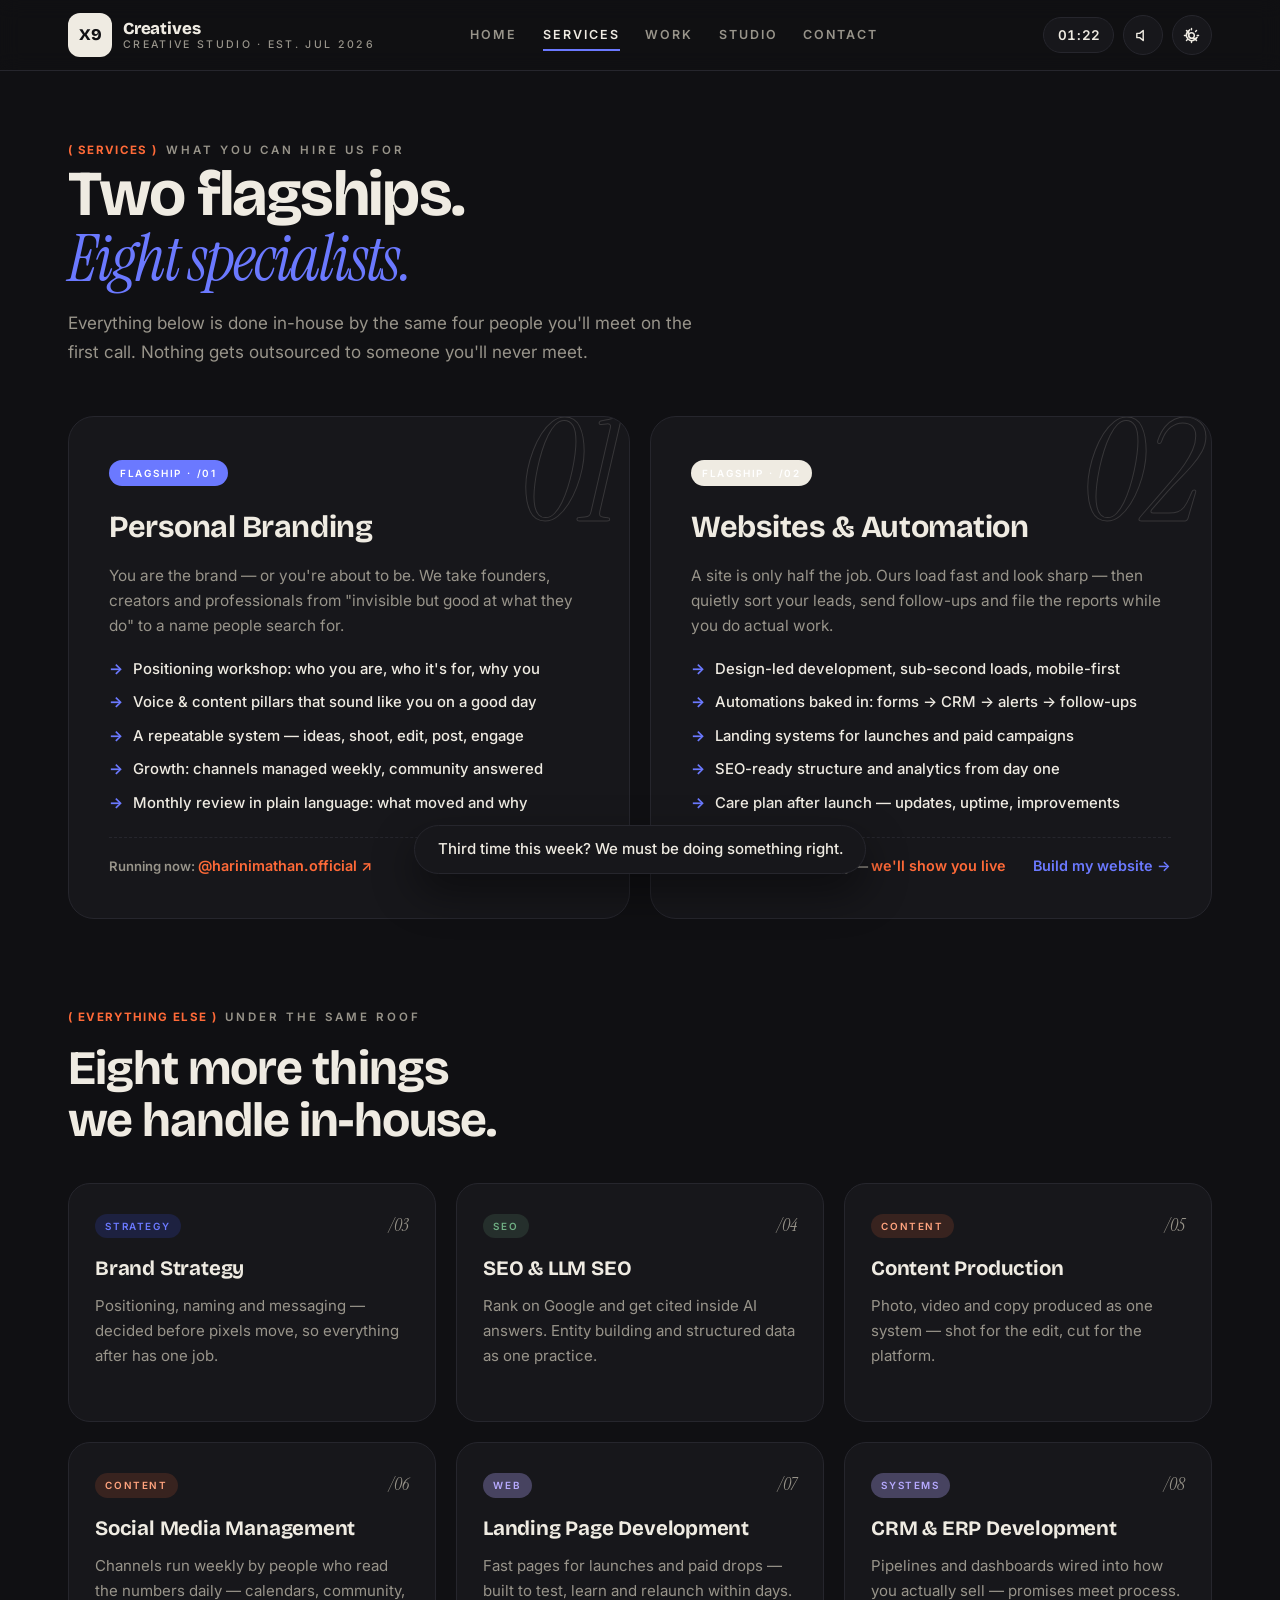
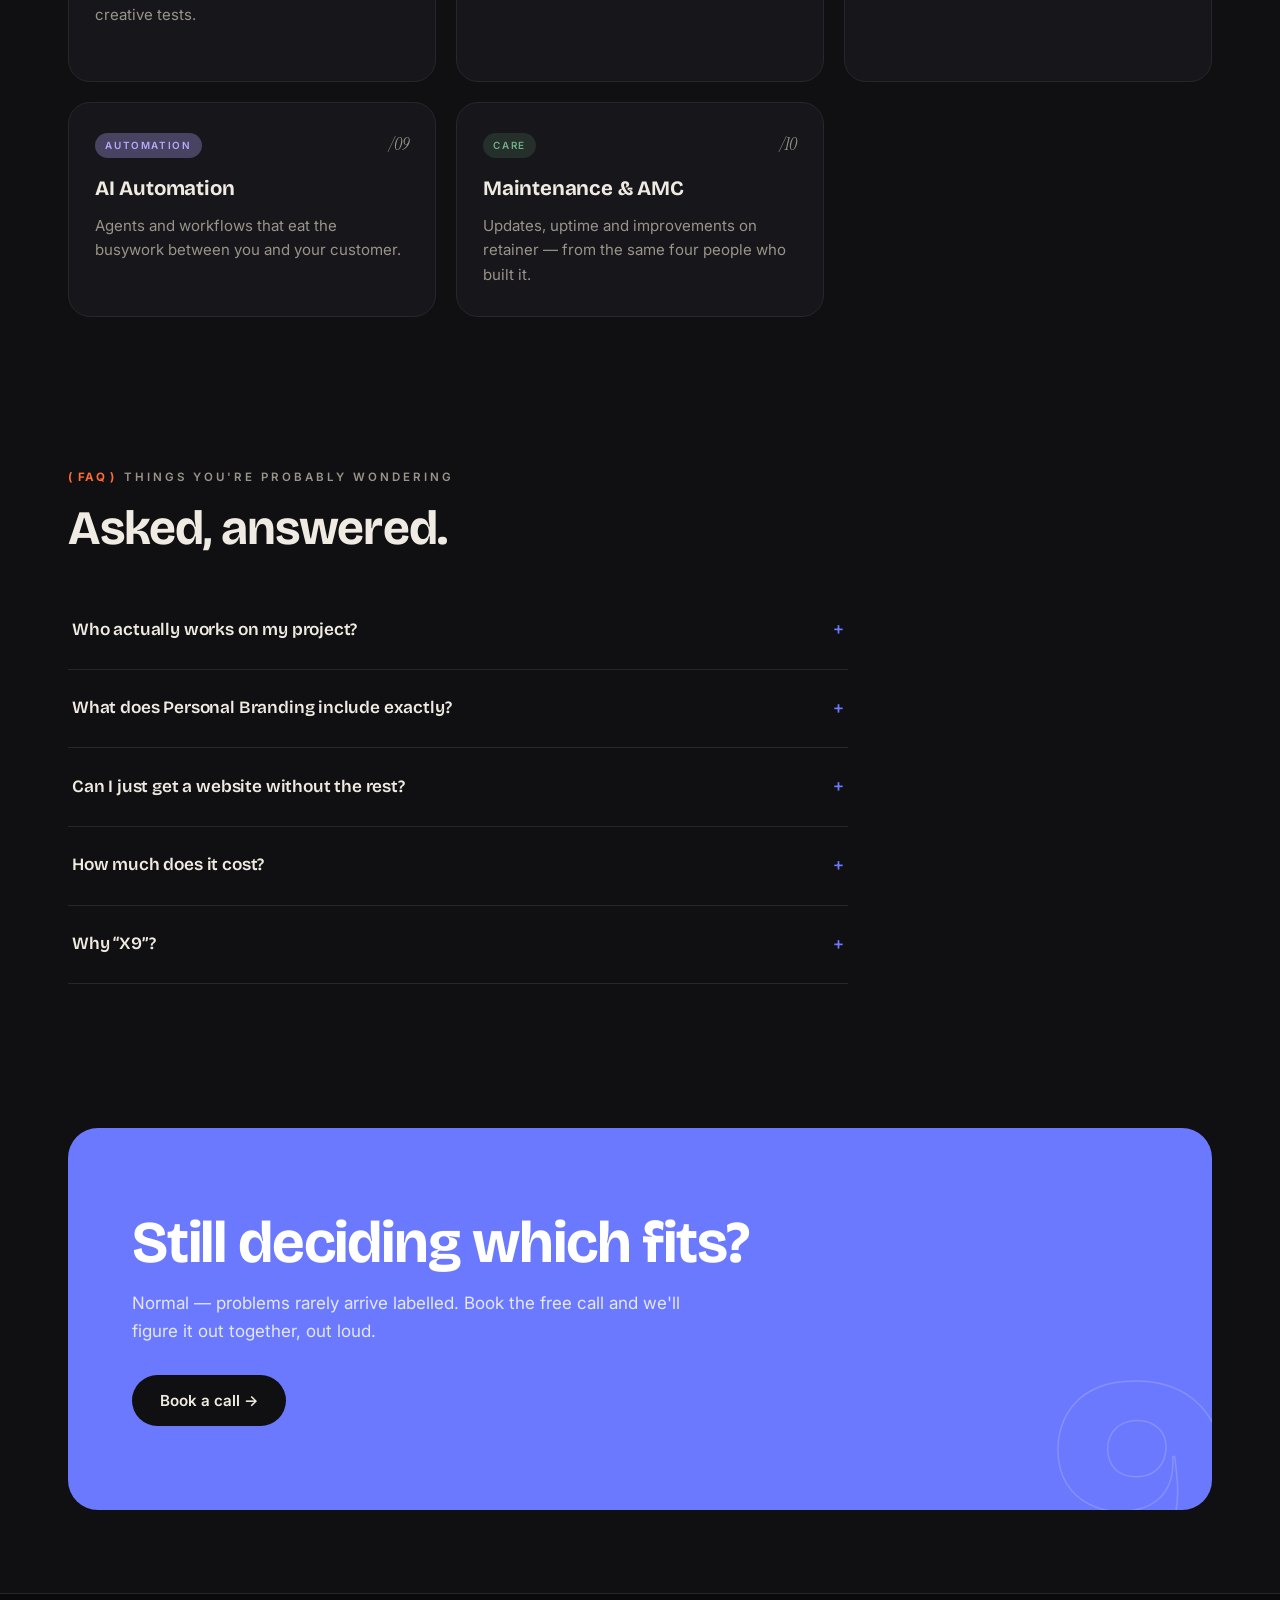
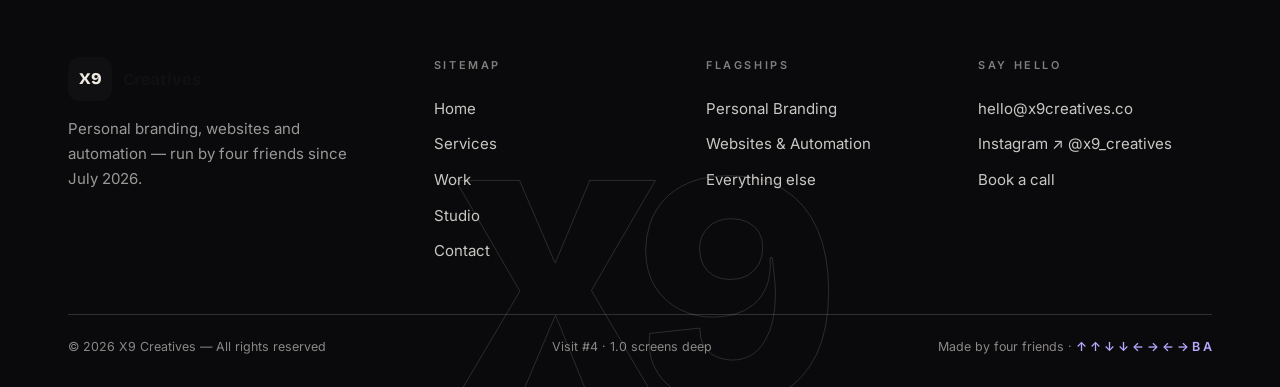
<file: services.html>
﻿<!DOCTYPE html>
<html lang="en">
<head>
<meta charset="utf-8">
<meta name="viewport" content="width=device-width, initial-scale=1">
<title>Services — X9 Creatives</title>
<meta name="description" content="Personal branding and websites with automation are our flagships. Brand strategy, SEO, content, CRM and AI automation stay under the same roof.">
<link rel="icon" type="image/svg+xml" href="assets/favicon.svg">
<link rel="preconnect" href="https://fonts.googleapis.com">
<link rel="preconnect" href="https://fonts.gstatic.com" crossorigin>
<link href="https://fonts.googleapis.com/css2?family=Bricolage+Grotesque:opsz,wght@12..96,400..800&family=Instrument+Serif:ital@0;1&family=Inter:wght@400;500;600&display=swap" rel="stylesheet">
<link rel="stylesheet" href="css/style.css">
</head>
<body>

<div class="toasts" id="toasts" aria-live="polite"></div>

<header class="site-head">
  <div class="wrap head-in">
    <a class="brand" href="index.html" aria-label="X9 Creatives home">
      <span class="brand-mark">X9</span>
      <span class="brand-name">Creatives<small>Creative studio · est. Jul 2026</small></span>
    </a>
    <nav class="head-nav" aria-label="Primary">
      <a href="index.html">Home</a>
      <a href="services.html" aria-current="page">Services</a>
      <a href="work.html">Work</a>
      <a href="about.html">Studio</a>
      <a href="contact.html">Contact</a>
    </nav>
    <div class="head-tools">
      <span class="clock-chip" title="Your local time"><span id="clock"></span></span>
      <button class="icon-btn" id="soundBtn" aria-pressed="false" aria-label="Toggle interface sounds" title="Interface sounds">
        <svg viewBox="0 0 24 24"><path d="M4 9v6h4l5 4V5L8 9H4z"/><path class="wave" d="M16.5 8.5a5 5 0 010 7"/></svg>
      </button>
      <button class="icon-btn" id="themeBtn" aria-label="Toggle day and night mode" title="Day / night">
        <svg viewBox="0 0 24 24"><circle class="sun" cx="12" cy="12" r="4"/><path class="sun" d="M12 2v2M12 20v2M2 12h2M20 12h2M4.9 4.9l1.4 1.4M17.7 17.7l1.4 1.4M19.1 4.9l-1.4 1.4M6.3 17.7l-1.4 1.4"/><path class="moon" d="M20 14.5A8 8 0 119.5 4 6.5 6.5 0 0020 14.5z"/></svg>
      </button>
      <button class="burger" id="burgerBtn" aria-expanded="false" aria-controls="mobileMenu" aria-label="Open menu">
        <i></i><i></i>
      </button>
    </div>
  </div>
</header>

<nav class="mobile-menu" id="mobileMenu" aria-label="Mobile navigation">
  <a class="mm-link" href="index.html"><span>/01</span>Home</a>
  <a class="mm-link" href="services.html" aria-current="page"><span>/02</span>Services</a>
  <a class="mm-link" href="work.html"><span>/03</span>Work</a>
  <a class="mm-link" href="about.html"><span>/04</span>Studio</a>
  <a class="mm-link" href="contact.html"><span>/05</span>Contact</a>
  <div class="mm-foot">
    <a class="btn" href="contact.html">Book a call →</a>
    <span class="mm-social">Instagram ↗ @x9_creatives</span>
  </div>
</nav>

<main id="top">

<section class="wrap page-hero">
  <span class="kicker reveal"><b>( Services )</b> What you can hire us for</span>
  <h1 class="display reveal" data-d="1" style="font-size:clamp(2.4rem,5vw,4rem)">Two flagships.<br><span class="serif-it">Eight specialists.</span></h1>
  <p class="hero-sub reveal" data-d="2" style="margin-top:18px">Everything below is done in-house by the same four people you'll meet on the first call. Nothing gets outsourced to someone you'll never meet.</p>
</section>

<section class="wrap" style="padding-top:14px;padding-bottom:10px">
  <div class="flagship-grid">
    <article class="flagship-card reveal" id="personal-branding">
      <div class="fs-num" aria-hidden="true">01</div>
      <span class="fs-chip">Flagship · /01</span>
      <h3>Personal Branding</h3>
      <p>You are the brand — or you're about to be. We take founders, creators and professionals from "invisible but good at what they do" to a name people search for.</p>
      <ul class="mini-points">
        <li>Positioning workshop: who you are, who it's for, why you</li>
        <li>Voice &amp; content pillars that sound like you on a good day</li>
        <li>A repeatable system — ideas, shoot, edit, post, engage</li>
        <li>Growth: channels managed weekly, community answered</li>
        <li>Monthly review in plain language: what moved and why</li>
      </ul>
      <div class="flagship-cta">
        <span class="live-note">Running now: <a href="https://www.instagram.com/harinimathan.official/" target="_blank" rel="noopener">@harinimathan.official ↗</a></span>
        <a href="contact.html">Build my brand →</a>
      </div>
    </article>
    <article class="flagship-card alt reveal" data-d="1" id="website-development">
      <div class="fs-num" aria-hidden="true">02</div>
      <span class="fs-chip">Flagship · /02</span>
      <h3>Websites &amp; Automation</h3>
      <p>A site is only half the job. Ours load fast and look sharp — then quietly sort your leads, send follow-ups and file the reports while you do actual work.</p>
      <ul class="mini-points">
        <li>Design-led development, sub-second loads, mobile-first</li>
        <li>Automations baked in: forms → CRM → alerts → follow-ups</li>
        <li>Landing systems for launches and paid campaigns</li>
        <li>SEO-ready structure and analytics from day one</li>
        <li>Care plan after launch — updates, uptime, improvements</li>
      </ul>
      <div class="flagship-cta">
        <span class="live-note">Plenty delivered privately — <a href="contact.html">we'll show you live</a></span>
        <a href="contact.html">Build my website →</a>
      </div>
    </article>
  </div>
</section>

<section class="wrap" id="specialists">
  <div class="sec-head reveal">
    <span class="kicker"><b>( Everything else )</b> Under the same roof</span>
    <h2 class="sec-title">Eight more things<br>we handle in-house.</h2>
  </div>
  <div class="svc-grid">
    <article class="svc-card card-hover reveal" id="brand-strategy">
      <span class="num-chip">/03</span>
      <span class="pillar-tag strategy">Strategy</span>
      <h3>Brand Strategy</h3>
      <p>Positioning, naming and messaging — decided before pixels move, so everything after has one job.</p>
    </article>
    <article class="svc-card card-hover reveal" data-d="1" id="seo-llm-seo">
      <span class="num-chip">/04</span>
      <span class="pillar-tag growth">SEO</span>
      <h3>SEO &amp; LLM SEO</h3>
      <p>Rank on Google and get cited inside AI answers. Entity building and structured data as one practice.</p>
      <div class="detail">(chatbots can send you customers now)</div>
    </article>
    <article class="svc-card card-hover reveal" data-d="2" id="content-production">
      <span class="num-chip">/05</span>
      <span class="pillar-tag creative">Content</span>
      <h3>Content Production</h3>
      <p>Photo, video and copy produced as one system — shot for the edit, cut for the platform.</p>
    </article>
    <article class="svc-card card-hover reveal" id="social-media-management">
      <span class="num-chip">/06</span>
      <span class="pillar-tag creative">Content</span>
      <h3>Social Media Management</h3>
      <p>Channels run weekly by people who read the numbers daily — calendars, community, creative tests.</p>
      <div class="detail">(the same crew running live client accounts)</div>
    </article>
    <article class="svc-card card-hover reveal" data-d="1" id="landing-page-development">
      <span class="num-chip">/07</span>
      <span class="pillar-tag performance">Web</span>
      <h3>Landing Page Development</h3>
      <p>Fast pages for launches and paid drops — built to test, learn and relaunch within days.</p>
    </article>
    <article class="svc-card card-hover reveal" data-d="2" id="crm-erp-development">
      <span class="num-chip">/08</span>
      <span class="pillar-tag performance">Systems</span>
      <h3>CRM &amp; ERP Development</h3>
      <p>Pipelines and dashboards wired into how you actually sell — promises meet process.</p>
      <div class="detail">(your sales team will actually use it)</div>
    </article>
    <article class="svc-card card-hover reveal" data-d="3" id="ai-automation">
      <span class="num-chip">/09</span>
      <span class="pillar-tag performance">Automation</span>
      <h3>AI Automation</h3>
      <p>Agents and workflows that eat the busywork between you and your customer.</p>
      <div class="detail">(measured in hours saved, not hype)</div>
    </article>
    <article class="svc-card card-hover reveal" data-d="3" id="maintenance-amc">
      <span class="num-chip">/10</span>
      <span class="pillar-tag growth">Care</span>
      <h3>Maintenance &amp; AMC</h3>
      <p>Updates, uptime and improvements on retainer — from the same four people who built it.</p>
    </article>
  </div>
</section>

<section class="wrap" id="faq">
  <div class="sec-head reveal">
    <span class="kicker"><b>( FAQ )</b> Things you're probably wondering</span>
    <h2 class="sec-title">Asked, answered.</h2>
  </div>
  <div class="faq-list">
    <div class="faq reveal">
      <button class="faq-q">Who actually works on my project?<span class="plus">+</span></button>
      <div class="faq-a"><div><p>The four of us — the same people on the first call. No account manager middleman, no handoff to a team you never met. If we're at capacity we tell you and book you next, rather than passing you down.</p></div></div>
    </div>
    <div class="faq reveal" data-d="1">
      <button class="faq-q">What does Personal Branding include exactly?<span class="plus">+</span></button>
      <div class="faq-a"><div><p>The full engine: positioning and voice, a monthly content system (planning, shoot, edit, posting), channel management and community replies, plus a plain-language review each month. You approve direction; we run operations.</p></div></div>
    </div>
    <div class="faq reveal" data-d="2">
      <button class="faq-q">Can I just get a website without the rest?<span class="plus">+</span></button>
      <div class="faq-a"><div><p>Absolutely. Websites &amp; Automation stands on its own — design, build, automations, launch. Most clients add automation later once they see what it saves them, but there's zero pressure to bundle.</p></div></div>
    </div>
    <div class="faq reveal" data-d="3">
      <button class="faq-q">How much does it cost?<span class="plus">+</span></button>
      <div class="faq-a"><div><p>Fixed quote after one free call — agreed before anything starts. We're a young studio and price like it; you get senior attention without agency-overhead pricing.</p></div></div>
    </div>
    <div class="faq reveal" data-d="4">
      <button class="faq-q">Why “X9”?<span class="plus">+</span></button>
      <div class="faq-a"><div><p>Our first planning doc had nine steps in it, and the name stuck before the company did. It also helps that cats get nine lives — we've needed at least two already.</p></div></div>
    </div>
  </div>
</section>

<section class="wrap" style="padding-bottom:20px">
  <div class="cta-band reveal">
    <h2>Still deciding which fits?</h2>
    <p>Normal — problems rarely arrive labelled. Book the free call and we'll figure it out together, out loud.</p>
    <div class="cta-row">
      <a class="btn btn-paper" href="contact.html">Book a call →</a>
    </div>
  </div>
</section>

</main>

<footer>
  <div class="foot-wrap">
    <div class="foot-mark" aria-hidden="true">X9</div>
    <div class="foot-cols">
      <div class="foot-brand">
        <a class="brand" href="index.html" aria-label="Back to top">
          <span class="brand-mark" style="background:var(--paper);color:var(--ink)">X9</span>
          <span class="brand-name" style="color:var(--paper)">Creatives</span>
        </a>
        <p>Personal branding, websites and automation — run by four friends since July 2026.</p>
      </div>
      <div class="foot-col">
        <h4>Sitemap</h4>
        <a href="index.html">Home</a>
        <a href="services.html">Services</a>
        <a href="work.html">Work</a>
        <a href="about.html">Studio</a>
        <a href="contact.html">Contact</a>
      </div>
      <div class="foot-col">
        <h4>Flagships</h4>
        <a href="#personal-branding">Personal Branding</a>
        <a href="#website-development">Websites &amp; Automation</a>
        <a href="#specialists">Everything else</a>
      </div>
      <div class="foot-col">
        <h4>Say hello</h4>
        <a href="mailto:hello@x9creatives.co">hello@x9creatives.co</a>
        <a href="https://www.instagram.com/x9_creatives/" target="_blank" rel="noopener">Instagram ↗ @x9_creatives</a>
        <a href="contact.html">Book a call</a>
      </div>
    </div>
    <div class="foot-base">
      <span>© 2026 X9 Creatives — All rights reserved</span>
      <span><span id="statVisits">Visit #—</span> · <span id="statScreens">0.0 screens deep</span></span>
      <span>Made by four friends · <b>↑ ↑ ↓ ↓ ← → ← → B A</b></span>
    </div>
  </div>
</footer>

<script src="js/main.js" defer></script>
</body>
</html>
</file>
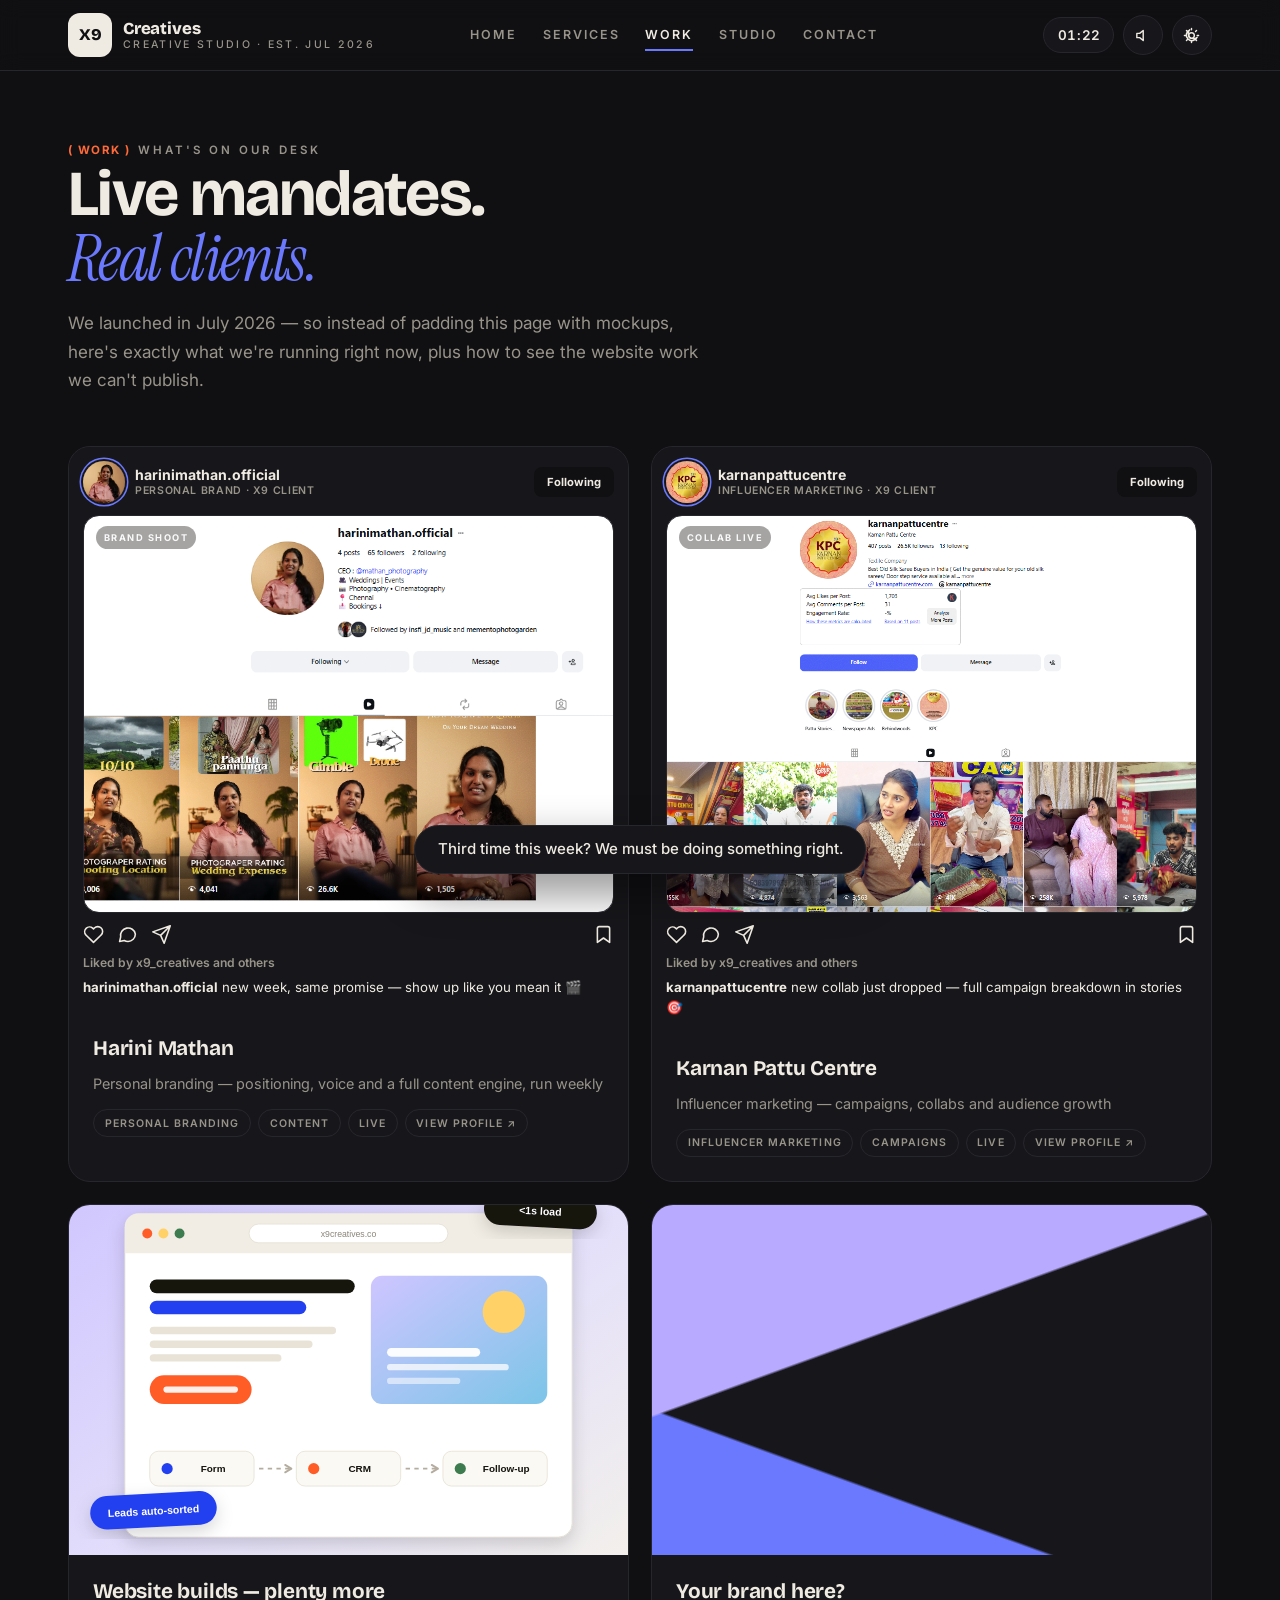
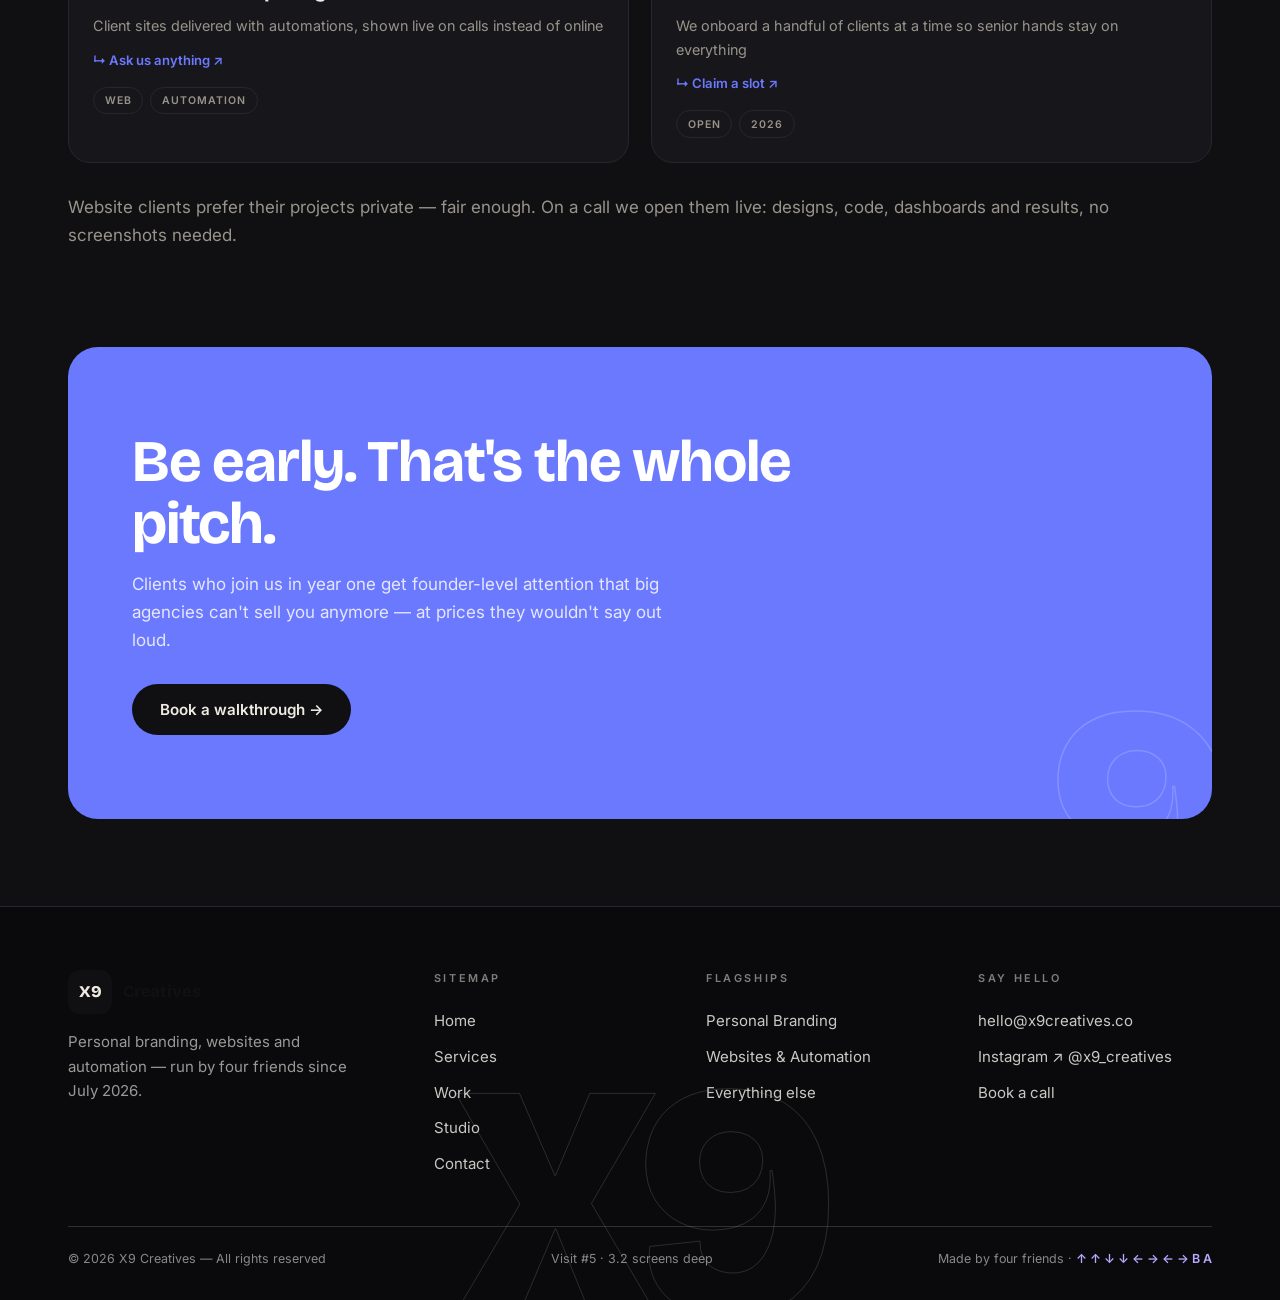
<file: work.html>
﻿<!DOCTYPE html>
<html lang="en">
<head>
<meta charset="utf-8">
<meta name="viewport" content="width=device-width, initial-scale=1">
<title>Work — X9 Creatives</title>
<meta name="description" content="Live mandates from X9 Creatives — personal branding and influencer marketing in the wild, plus website builds we walk through on calls.">
<link rel="icon" type="image/svg+xml" href="assets/favicon.svg">
<link rel="preconnect" href="https://fonts.googleapis.com">
<link rel="preconnect" href="https://fonts.gstatic.com" crossorigin>
<link href="https://fonts.googleapis.com/css2?family=Bricolage+Grotesque:opsz,wght@12..96,400..800&family=Instrument+Serif:ital@0;1&family=Inter:wght@400;500;600&display=swap" rel="stylesheet">
<link rel="stylesheet" href="css/style.css">
</head>
<body>

<div class="toasts" id="toasts" aria-live="polite"></div>

<header class="site-head">
  <div class="wrap head-in">
    <a class="brand" href="index.html" aria-label="X9 Creatives home">
      <span class="brand-mark">X9</span>
      <span class="brand-name">Creatives<small>Creative studio · est. Jul 2026</small></span>
    </a>
    <nav class="head-nav" aria-label="Primary">
      <a href="index.html">Home</a>
      <a href="services.html">Services</a>
      <a href="work.html" aria-current="page">Work</a>
      <a href="about.html">Studio</a>
      <a href="contact.html">Contact</a>
    </nav>
    <div class="head-tools">
      <span class="clock-chip" title="Your local time"><span id="clock"></span></span>
      <button class="icon-btn" id="soundBtn" aria-pressed="false" aria-label="Toggle interface sounds" title="Interface sounds">
        <svg viewBox="0 0 24 24"><path d="M4 9v6h4l5 4V5L8 9H4z"/><path class="wave" d="M16.5 8.5a5 5 0 010 7"/></svg>
      </button>
      <button class="icon-btn" id="themeBtn" aria-label="Toggle day and night mode" title="Day / night">
        <svg viewBox="0 0 24 24"><circle class="sun" cx="12" cy="12" r="4"/><path class="sun" d="M12 2v2M12 20v2M2 12h2M20 12h2M4.9 4.9l1.4 1.4M17.7 17.7l1.4 1.4M19.1 4.9l-1.4 1.4M6.3 17.7l-1.4 1.4"/><path class="moon" d="M20 14.5A8 8 0 119.5 4 6.5 6.5 0 0020 14.5z"/></svg>
      </button>
      <button class="burger" id="burgerBtn" aria-expanded="false" aria-controls="mobileMenu" aria-label="Open menu">
        <i></i><i></i>
      </button>
    </div>
  </div>
</header>

<nav class="mobile-menu" id="mobileMenu" aria-label="Mobile navigation">
  <a class="mm-link" href="index.html"><span>/01</span>Home</a>
  <a class="mm-link" href="services.html"><span>/02</span>Services</a>
  <a class="mm-link" href="work.html" aria-current="page"><span>/03</span>Work</a>
  <a class="mm-link" href="about.html"><span>/04</span>Studio</a>
  <a class="mm-link" href="contact.html"><span>/05</span>Contact</a>
  <div class="mm-foot">
    <a class="btn" href="contact.html">Book a call →</a>
    <span class="mm-social">Instagram ↗ @x9_creatives</span>
  </div>
</nav>

<main id="top">

<section class="wrap page-hero">
  <span class="kicker reveal"><b>( Work )</b> What's on our desk</span>
  <h1 class="display reveal" data-d="1" style="font-size:clamp(2.4rem,5vw,4rem)">Live mandates.<br><span class="serif-it">Real clients.</span></h1>
  <p class="hero-sub reveal" data-d="2" style="margin-top:18px">We launched in July 2026 — so instead of padding this page with mockups, here's exactly what we're running right now, plus how to see the website work we can't publish.</p>
</section>

<section class="wrap" style="padding-top:16px;padding-bottom:26px">
  <div class="work-grid">
    <a class="case-card card-hover reveal" data-tag="Personal Branding" href="https://www.instagram.com/harinimathan.official/" target="_blank" rel="noopener">
      <div class="ig">
        <div class="ig-head">
          <span class="ig-avatar"><img src="assets/Harini.png" alt="Harini Mathan"></span>
          <span class="ig-id"><span class="ig-handle">harinimathan.official</span><span class="ig-sub">Personal brand · X9 client</span></span>
          <span class="ig-follow">Following</span>
        </div>
        <div class="ig-media photo" style="background-image:url('assets/harini-png.png')" data-tag="Brand shoot"></div>
        <div class="ig-actions">
          <svg viewBox="0 0 24 24" class="ig-heart"><path d="M20.8 4.6a5.5 5.5 0 00-7.8 0L12 5.7l-1-1a5.5 5.5 0 00-7.8 7.7l1 1L12 21l7.8-7.6 1-1a5.5 5.5 0 000-7.8z"/></svg>
          <svg viewBox="0 0 24 24"><path d="M21 11.5a8.4 8.4 0 01-8.5 8.4c-1.5 0-3-.4-4.2-1.1L3 20l1.2-5.3A8.4 8.4 0 1121 11.5z"/></svg>
          <svg viewBox="0 0 24 24"><path d="M22 2L11 13M22 2l-7 20-4-9-9-4 20-7z"/></svg>
          <svg viewBox="0 0 24 24" class="save"><path d="M19 21l-7-5-7 5V5a2 2 0 012-2h10a2 2 0 012 2z"/></svg>
        </div>
        <p class="ig-likes">Liked by x9_creatives and others</p>
        <p class="ig-cap"><b>harinimathan.official</b> new week, same promise — show up like you mean it 🎬</p>
      </div>
      <div class="work-meta">
        <h3>Harini Mathan</h3>
        <small>Personal branding — positioning, voice and a full content engine, run weekly</small>
        <div class="tagrow"><span class="tag">Personal Branding</span><span class="tag">Content</span><span class="tag">Live</span><span class="tag">View profile ↗</span></div>
      </div>
    </a>
    <a class="case-card card-hover reveal" data-tag="Influencer Marketing" data-d="1" href="https://www.instagram.com/karnanpattucentre/" target="_blank" rel="noopener">
      <div class="ig">
        <div class="ig-head">
          <span class="ig-avatar"><img src="assets/Kpc.png" alt="Karnan Pattu Centre"></span>
          <span class="ig-id"><span class="ig-handle">karnanpattucentre</span><span class="ig-sub">Influencer marketing · X9 client</span></span>
          <span class="ig-follow">Following</span>
        </div>
        <div class="ig-media photo" style="background-image:url('assets/patt-png.png')" data-tag="Collab live"></div>
        <div class="ig-actions">
          <svg viewBox="0 0 24 24" class="ig-heart"><path d="M20.8 4.6a5.5 5.5 0 00-7.8 0L12 5.7l-1-1a5.5 5.5 0 00-7.8 7.7l1 1L12 21l7.8-7.6 1-1a5.5 5.5 0 000-7.8z"/></svg>
          <svg viewBox="0 0 24 24"><path d="M21 11.5a8.4 8.4 0 01-8.5 8.4c-1.5 0-3-.4-4.2-1.1L3 20l1.2-5.3A8.4 8.4 0 1121 11.5z"/></svg>
          <svg viewBox="0 0 24 24"><path d="M22 2L11 13M22 2l-7 20-4-9-9-4 20-7z"/></svg>
          <svg viewBox="0 0 24 24" class="save"><path d="M19 21l-7-5-7 5V5a2 2 0 012-2h10a2 2 0 012 2z"/></svg>
        </div>
        <p class="ig-likes">Liked by x9_creatives and others</p>
        <p class="ig-cap"><b>karnanpattucentre</b> new collab just dropped — full campaign breakdown in stories 🎯</p>
      </div>
      <div class="work-meta">
        <h3>Karnan Pattu Centre</h3>
        <small>Influencer marketing — campaigns, collabs and audience growth</small>
        <div class="tagrow"><span class="tag">Influencer Marketing</span><span class="tag">Campaigns</span><span class="tag">Live</span><span class="tag">View profile ↗</span></div>
      </div>
    </a>
    <a class="case-card card-hover reveal" data-tag="Web" href="contact.html">
      <div class="art" style="background:url('assets/webbuild.svg') center/cover no-repeat"></div>
      <div class="work-meta">
        <h3>Website builds — plenty more</h3>
        <small>Client sites delivered with automations, shown live on calls instead of online</small>
        <span class="res">Ask us anything ↗</span>
        <div class="tagrow"><span class="tag">Web</span><span class="tag">Automation</span></div>
      </div>
    </a>
    <a class="case-card card-hover reveal" data-d="1" href="contact.html">
      <div class="art art-c6"></div>
      <div class="work-meta">
        <h3>Your brand here?</h3>
        <small>We onboard a handful of clients at a time so senior hands stay on everything</small>
        <span class="res">Claim a slot ↗</span>
        <div class="tagrow"><span class="tag">Open</span><span class="tag">2026</span></div>
      </div>
    </a>
  </div>

  <p class="reveal" style="margin-top:30px;color:var(--muted)">Website clients prefer their projects private — fair enough. On a call we open them live: designs, code, dashboards and results, no screenshots needed.</p>
</section>

<section class="wrap" style="padding-bottom:24px">
  <div class="cta-band reveal">
    <h2>Be early. That's the whole pitch.</h2>
    <p>Clients who join us in year one get founder-level attention that big agencies can't sell you anymore — at prices they wouldn't say out loud.</p>
    <div class="cta-row">
      <a class="btn btn-paper" href="contact.html">Book a walkthrough →</a>
    </div>
  </div>
</section>

</main>

<footer>
  <div class="foot-wrap">
    <div class="foot-mark" aria-hidden="true">X9</div>
    <div class="foot-cols">
      <div class="foot-brand">
        <a class="brand" href="index.html" aria-label="Back to top">
          <span class="brand-mark" style="background:var(--paper);color:var(--ink)">X9</span>
          <span class="brand-name" style="color:var(--paper)">Creatives</span>
        </a>
        <p>Personal branding, websites and automation — run by four friends since July 2026.</p>
      </div>
      <div class="foot-col">
        <h4>Sitemap</h4>
        <a href="index.html">Home</a>
        <a href="services.html">Services</a>
        <a href="work.html">Work</a>
        <a href="about.html">Studio</a>
        <a href="contact.html">Contact</a>
      </div>
      <div class="foot-col">
        <h4>Flagships</h4>
        <a href="services.html#personal-branding">Personal Branding</a>
        <a href="services.html#website-development">Websites &amp; Automation</a>
        <a href="services.html#specialists">Everything else</a>
      </div>
      <div class="foot-col">
        <h4>Say hello</h4>
        <a href="mailto:hello@x9creatives.co">hello@x9creatives.co</a>
        <a href="https://www.instagram.com/x9_creatives/" target="_blank" rel="noopener">Instagram ↗ @x9_creatives</a>
        <a href="contact.html">Book a call</a>
      </div>
    </div>
    <div class="foot-base">
      <span>© 2026 X9 Creatives — All rights reserved</span>
      <span><span id="statVisits">Visit #—</span> · <span id="statScreens">0.0 screens deep</span></span>
      <span>Made by four friends · <b>↑ ↑ ↓ ↓ ← → ← → B A</b></span>
    </div>
  </div>
</footer>

<script src="js/main.js" defer></script>
</body>
</html>
</file>
<file: css/style.css>
:root{
  --paper:#F4F1EA;
  --card:#FBF9F3;
  --ink:#14120E;
  --muted:#6E6A5F;
  --line:#DED8C8;
  --cobalt:#2440F0;
  --cobalt-soft:#E0E5FF;
  --tang:#FF5C28;
  --tang-deep:#C2410C;
  --lilac:#CFC5FF;
  --lilac-deep:#5B43B5;
  --moss:#3E7C4F;
  --rose:#E85B8A;
  --shadow:0 18px 40px rgba(20,18,14,.10);
  --shadow-sm:0 6px 16px rgba(20,18,14,.06);
}
html[data-theme="night"]{
  --paper:#101013;
  --card:#17171B;
  --ink:#EFEBE2;
  --muted:#98948A;
  --line:#26262D;
  --cobalt:#6B79FF;
  --cobalt-soft:#1D2140;
  --tang:#FF6A38;
  --tang-deep:#FF8B60;
  --lilac:#B7AAFF;
  --lilac-deep:#B7AAFF;
  --moss:#6FAF83;
  --rose:#F07CA6;
  --shadow:0 18px 44px rgba(0,0,0,.45);
  --shadow-sm:0 8px 18px rgba(0,0,0,.35);
}
*,*::before,*::after{box-sizing:border-box;margin:0;padding:0}
html{scroll-behavior:smooth}
body{
  background:var(--paper);color:var(--ink);
  font-family:'Inter',system-ui,sans-serif;
  font-size:17px;line-height:1.65;font-weight:400;
  overflow-x:hidden;
  transition:background-color .35s ease,color .35s ease;
  -webkit-font-smoothing:antialiased;
}
::selection{background:var(--cobalt);color:#fff}
::-webkit-scrollbar{width:11px}
::-webkit-scrollbar-track{background:var(--paper)}
::-webkit-scrollbar-thumb{background:var(--line);border-radius:8px;border:2px solid var(--paper)}
::-webkit-scrollbar-thumb:hover{background:var(--cobalt)}
a{color:inherit;text-decoration:none}
button{font:inherit;color:inherit;background:none;border:none;cursor:pointer}
img,svg{display:block}
:focus-visible{outline:2px solid var(--cobalt);outline-offset:4px;border-radius:4px}

.wrap{max-width:1240px;margin-inline:auto;padding-inline:clamp(20px,4vw,48px)}
.serif-it{font-family:'Instrument Serif',serif;font-style:italic;font-weight:400;color:var(--cobalt)}
.kicker{
  display:inline-flex;align-items:center;gap:.7em;
  font-size:.72rem;font-weight:600;letter-spacing:.26em;text-transform:uppercase;color:var(--muted);
}
.kicker b{color:var(--tang);font-weight:700;letter-spacing:.12em}
.sec-head{margin-bottom:clamp(28px,4vh,46px)}
.sec-title{
  font-family:'Bricolage Grotesque',sans-serif;font-weight:700;
  font-size:clamp(2rem,4vw,3rem);line-height:1.08;letter-spacing:-.02em;
  margin-top:14px;text-wrap:balance;
}
.sec-sub{margin-top:12px;color:var(--muted);font-weight:400;max-width:56ch}

.site-head{
  position:sticky;top:0;z-index:500;
  background:color-mix(in srgb,var(--paper) 88%,transparent);
  backdrop-filter:blur(10px);-webkit-backdrop-filter:blur(10px);
  border-bottom:1px solid var(--line);
  transition:background-color .35s ease;
}
.head-in{display:flex;align-items:center;gap:clamp(12px,2vw,26px);padding-block:13px}
.brand{display:inline-flex;align-items:center;gap:11px}
.brand-mark{
  width:44px;height:44px;background:var(--ink);color:var(--paper);
  border-radius:12px;display:grid;place-items:center;
  font-family:'Bricolage Grotesque';font-weight:800;font-size:1.02rem;line-height:1;
  transition:transform .25s cubic-bezier(.34,1.56,.64,1),background-color .2s;
}
.brand:hover .brand-mark{transform:rotate(-6deg) scale(1.06);background:var(--cobalt)}
.brand-mark sup{font-size:.55em;margin-left:1px}
.brand-name{font-family:'Bricolage Grotesque';font-weight:800;font-size:1.05rem;letter-spacing:-.01em;line-height:1.15}
.brand-name small{display:block;font-family:'Inter';font-weight:500;font-size:.66rem;letter-spacing:.22em;text-transform:uppercase;color:var(--muted)}
.head-nav{display:flex;gap:clamp(14px,2vw,28px);margin-inline:auto}
.head-nav a{
  font-size:.78rem;font-weight:600;letter-spacing:.16em;text-transform:uppercase;color:var(--muted);
  transition:color .16s ease;padding-block:6px;
}
.head-nav a:hover{color:var(--ink)}
.head-nav a[aria-current="page"]{color:var(--ink);box-shadow:inset 0 -2px var(--cobalt)}
.head-tools{display:flex;align-items:center;gap:9px;margin-left:auto}
.clock-chip{
  font-variant-numeric:tabular-nums;font-weight:600;font-size:.84rem;
  min-width:70px;justify-content:center;border-radius:999px;
  background:var(--card);border:1px solid var(--line);padding:.42em 1em;
}
.clock-chip .colon{display:inline-block;padding-inline:1px;animation:blink 1s steps(2) infinite}
@keyframes blink{50%{opacity:.25}}
.icon-btn{
  width:40px;height:40px;display:grid;place-items:center;
  background:var(--card);border:1px solid var(--line);border-radius:50%;
  transition:border-color .15s ease,transform .12s ease;
}
.icon-btn:hover{transform:translateY(-2px);border-color:var(--cobalt)}
.icon-btn svg{width:17px;height:17px;stroke:var(--ink);fill:none;stroke-width:2;stroke-linecap:round;stroke-linejoin:round}
#soundBtn .wave{display:none}
#soundBtn.on .wave{display:block}
#soundBtn.on{border-color:var(--moss)}

.hero{position:relative;padding-block:clamp(52px,9vh,100px) clamp(56px,9vh,110px);overflow:hidden}
.hero::before{
  content:"";position:absolute;inset:0;pointer-events:none;opacity:.5;
  background-image:repeating-linear-gradient(90deg,var(--line) 0 1px,transparent 1px clamp(72px,9vw,128px));
  mask-image:linear-gradient(to bottom,#000 55%,transparent);
  -webkit-mask-image:linear-gradient(to bottom,#000 55%,transparent);
}
.ghost-num{
  position:absolute;top:2%;right:-1%;z-index:0;pointer-events:none;user-select:none;
  font-family:'Bricolage Grotesque';font-weight:800;line-height:.75;
  font-size:clamp(14rem,30vw,26rem);
  color:transparent;-webkit-text-stroke:1.5px color-mix(in srgb,var(--ink) 14%,transparent);
}
.hero-inner{position:relative;z-index:1}
.greet-row{display:flex;flex-wrap:wrap;align-items:center;gap:10px;margin-bottom:26px}
.pill{
  display:inline-flex;align-items:center;gap:.55em;
  font-size:.82rem;font-weight:500;
  background:var(--card);border:1px solid var(--line);border-radius:999px;
  padding:.5em 1.15em;
}
#greeting{background:var(--cobalt-soft);border-color:transparent;color:var(--cobalt);font-weight:600}
.display{
  font-family:'Bricolage Grotesque';font-weight:700;
  font-size:clamp(2.7rem,6.6vw,5.2rem);line-height:1.01;letter-spacing:-.025em;
  max-width:15ch;
}
.u-draw{position:relative;display:inline-block}
.u-draw::after{
  content:"";position:absolute;left:0;right:0;bottom:.02em;height:.14em;z-index:-1;
  background:var(--lilac);border-radius:3px;
  transform:scaleX(0);transform-origin:left;
  transition:transform .8s cubic-bezier(.65,0,.35,1) .45s;
}
.in-view .u-draw::after,.hero .display.in-view .u-draw::after{transform:scaleX(1)}
html[data-theme="night"] .u-draw::after{background:color-mix(in srgb,var(--lilac) 30%,transparent)}
.hero-sub{margin-top:24px;max-width:58ch;color:var(--muted);font-size:1.07rem}
.cta-row{display:flex;flex-wrap:wrap;align-items:center;gap:13px;margin-top:32px}
.btn{
  display:inline-flex;align-items:center;gap:.6em;
  font-weight:600;font-size:.95rem;
  background:var(--ink);color:var(--paper);
  border-radius:999px;padding:.85em 1.85em;
  transition:transform .15s ease,background-color .18s ease,box-shadow .18s ease;
}
.btn:hover{background:var(--cobalt);transform:translateY(-2px);box-shadow:0 10px 24px rgba(36,64,240,.25)}
.btn:active{transform:translateY(0) scale(.97)}
.btn-line{background:transparent;color:var(--ink);box-shadow:inset 0 0 0 1.5px var(--ink)}
.btn-line:hover{background:var(--ink);color:var(--paper);box-shadow:none;transform:translateY(-2px)}
.btn-paper{background:var(--paper);color:var(--ink)}
.btn-paper:hover{background:#fff;color:var(--cobalt)}
.avail-note{margin-top:20px;font-size:.86rem;color:var(--muted);display:flex;align-items:center;gap:.6em}
.dot-inline{width:9px;height:9px;border-radius:50%;background:var(--moss);flex:none;box-shadow:0 0 0 4px color-mix(in srgb,var(--moss) 20%,transparent)}
.caps-strip{padding-bottom:clamp(40px,6vh,64px)}
.caps-row{display:flex;flex-wrap:wrap;align-items:center;justify-content:center;column-gap:1.4rem;row-gap:.7rem}
.caps-row span{font-size:.76rem;font-weight:600;letter-spacing:.2em;text-transform:uppercase;color:var(--muted)}
.caps-row .star{color:var(--tang);font-size:.95rem}

section{position:relative;padding-block:clamp(54px,8vh,96px)}

.manifesto-lines{
  font-family:'Bricolage Grotesque';font-weight:600;
  font-size:clamp(1.9rem,4.2vw,3.2rem);line-height:1.16;letter-spacing:-.02em;
  max-width:24ch;
}
.strike{color:var(--muted);text-decoration:line-through;text-decoration-color:var(--rose);text-decoration-thickness:3.5px}
.manifesto-body{margin-top:36px;display:grid;grid-template-columns:1fr 1fr;gap:1.6rem 3.2rem;max-width:1020px}
.manifesto-body p{color:var(--muted)}
.manifesto-body strong{color:var(--ink);font-weight:600}

.pillar-list{border-top:1px solid var(--line)}
.pillar-row{border-bottom:1px solid var(--line)}
.pillar-head{
  width:100%;text-align:left;display:grid;
  grid-template-columns:74px 1fr auto 46px;align-items:center;gap:clamp(12px,2vw,28px);
  padding:26px 6px;transition:background-color .2s ease;
}
.pillar-head:hover{background:color-mix(in srgb,var(--card) 60%,transparent)}
.p-num{font-family:'Instrument Serif',serif;font-style:italic;font-size:1.5rem;color:var(--muted)}
.p-title{font-family:'Bricolage Grotesque';font-weight:700;font-size:clamp(1.4rem,2.8vw,2rem);letter-spacing:-.015em;line-height:1.1}
.p-desc{margin-top:5px;font-size:.92rem;color:var(--muted);max-width:52ch}
.p-count{font-size:.72rem;font-weight:600;letter-spacing:.14em;text-transform:uppercase;color:var(--muted);white-space:nowrap}
.p-plus{
  width:40px;height:40px;display:grid;place-items:center;border:1px solid var(--line);border-radius:50%;
  font-weight:400;font-size:1.25rem;color:var(--muted);
  transition:transform .35s cubic-bezier(.34,1.56,.64,1),background-color .2s,color .2s,border-color .2s;
}
.pillar-row.open .p-plus{transform:rotate(45deg);background:var(--cobalt);border-color:var(--cobalt);color:#fff}
.pillar-panel{display:grid;grid-template-rows:0fr;transition:grid-template-rows .4s cubic-bezier(.65,0,.35,1)}
.pillar-panel>div{overflow:hidden}
.pillar-row.open .pillar-panel{grid-template-rows:1fr}
.svc-mini{padding:2px 6px 26px;display:grid;gap:2px;max-width:720px}
.svc-mini a{
  display:flex;justify-content:space-between;align-items:center;gap:16px;
  padding:13px 14px;border-radius:12px;font-weight:600;font-size:.98rem;
  transition:background-color .15s,color .15s,padding-left .2s ease;
}
.svc-mini a span{font-size:.72rem;letter-spacing:.12em;text-transform:uppercase;color:var(--muted);font-weight:500}
.svc-mini a i{font-style:normal;transition:transform .2s ease}
.svc-mini a:hover{background:var(--cobalt-soft);color:var(--cobalt);padding-left:20px}
.svc-mini a:hover i{transform:translateX(4px)}

.work-grid{display:grid;grid-template-columns:repeat(2,1fr);gap:22px}
.case-card{
  display:block;background:var(--card);border:1px solid var(--line);border-radius:22px;
  overflow:hidden;transition:transform .25s cubic-bezier(.34,1.56,.64,1),box-shadow .25s ease,border-color .2s;
}
.case-card:hover{transform:translateY(-6px);box-shadow:var(--shadow);border-color:color-mix(in srgb,var(--cobalt) 35%,var(--line))}
.art{aspect-ratio:16/10;transition:filter .3s ease}
.case-card:hover .art{filter:saturate(1.08)}
.art-c1{background:radial-gradient(circle at 78% 30%,var(--lilac) 0 19%,transparent 19.5%),conic-gradient(from 220deg at 22% 78%,var(--cobalt) 0 90deg,transparent 90deg),var(--card)}
.art-c2{background:repeating-linear-gradient(135deg,var(--cobalt-soft) 0 22px,transparent 22px 44px),radial-gradient(circle at 80% 80%,var(--cobalt) 0 9%,transparent 9.5%),var(--card)}
.art-c3{background:radial-gradient(circle at 25% 30%,var(--cobalt) 0 13%,transparent 13.5%),radial-gradient(circle at 70% 70%,var(--lilac) 0 16%,transparent 16.5%),var(--card)}
.art-c4{background:repeating-radial-gradient(circle at 30% 110%,var(--tang) 0 14px,transparent 14px 30px),var(--card)}
.art-c5{background:repeating-conic-gradient(var(--cobalt-soft) 0 25%,transparent 0 50%) 0 0/72px 72px,var(--card)}
.art-c6{background:linear-gradient(160deg,var(--lilac) 0 38%,transparent 38.5%),linear-gradient(20deg,var(--cobalt) 0 26%,transparent 26.5%),var(--card)}
.work-meta{padding:20px 24px 24px}
.work-meta h3{font-family:'Bricolage Grotesque';font-weight:700;font-size:1.3rem;letter-spacing:-.01em}
.work-meta small{display:block;margin-top:5px;color:var(--muted);font-size:.9rem}
.res{display:inline-block;margin-top:12px;font-size:.82rem;font-weight:600;color:var(--cobalt)}
.res::before{content:"↳ "}
.tagrow{display:flex;gap:7px;flex-wrap:wrap;margin-top:14px}
.tag{font-size:.66rem;font-weight:600;letter-spacing:.1em;text-transform:uppercase;border:1px solid var(--line);border-radius:999px;padding:.4em 1em;color:var(--muted)}

.stats-band{border-block:1px solid var(--line);display:grid;grid-template-columns:repeat(4,1fr)}
.stat{padding:clamp(30px,4vw,52px) clamp(18px,3vw,40px);position:relative}
.stat+.stat{border-left:1px solid var(--line)}
.stat-num{font-family:'Bricolage Grotesque';font-weight:700;font-size:clamp(2.4rem,4.6vw,3.8rem);line-height:1;font-variant-numeric:tabular-nums}
.stat-num em{font-style:normal;color:var(--cobalt)}
.stat-label{margin-top:9px;font-size:.7rem;font-weight:600;letter-spacing:.2em;text-transform:uppercase;color:var(--muted)}
.stat::after{content:attr(data-i);position:absolute;top:12px;right:14px;font-size:.62rem;font-weight:600;letter-spacing:.1em;color:var(--muted);opacity:.7}
.heart-stat{
  color:var(--tang);
  animation:heartbeat 1.5s ease-in-out infinite;
  transform-origin:center;
  cursor:default;
}
@keyframes heartbeat{
  0%,100%{transform:scale(1)}
  12%{transform:scale(1.18)}
  24%{transform:scale(.98)}
  36%{transform:scale(1.12)}
}

.talk-wrap{
  position:fixed;right:clamp(16px,3vw,30px);bottom:clamp(18px,3vh,30px);
  z-index:800;display:flex;flex-direction:column;align-items:flex-end;gap:12px;
}
.talk-fab{
  display:inline-flex;align-items:center;gap:.75em;
  background:var(--ink);color:var(--paper);
  border:none;border-radius:999px;padding:1em 1.55em;
  font-family:'Bricolage Grotesque',sans-serif;font-weight:600;font-size:.95rem;letter-spacing:-.01em;
  box-shadow:0 12px 32px rgba(20,18,14,.30);
  cursor:pointer;
  opacity:0;transform:translateY(110px);
  animation:fabIn .7s cubic-bezier(.34,1.56,.64,1) 1.5s forwards;
  transition:background-color .2s ease,transform .25s cubic-bezier(.34,1.56,.64,1);
}
@keyframes fabIn{to{opacity:1;transform:none}}
.talk-fab:hover{background:var(--cobalt);color:#fff;transform:translateY(-4px)}
.talk-fab:active{transform:scale(.97)}
.fab-dot{width:10px;height:10px;border-radius:50%;background:var(--moss);flex:none;animation:fabPulse 2.2s infinite}
.fab-dot.away{background:var(--tang);animation-name:fabPulseWarm}
@keyframes fabPulse{0%{box-shadow:0 0 0 0 rgba(63,124,79,.45)}70%{box-shadow:0 0 0 9px rgba(63,124,79,0)}100%{box-shadow:0 0 0 0 rgba(63,124,79,0)}}
@keyframes fabPulseWarm{0%{box-shadow:0 0 0 0 rgba(255,92,40,.45)}70%{box-shadow:0 0 0 9px rgba(255,92,40,0)}100%{box-shadow:0 0 0 0 rgba(255,92,40,0)}}
.fab-label{display:inline-block;min-width:9ch;text-align:left;transition:opacity .22s ease,transform .22s ease}
.fab-label.swap-out{opacity:0;transform:translateY(-9px)}
.talk-pop{
  position:relative;background:var(--card);border:1px solid var(--line);
  border-radius:20px;box-shadow:var(--shadow);padding:10px;width:min(80vw,280px);
  opacity:0;transform:translateY(12px) scale(.94);pointer-events:none;
  transition:opacity .25s ease,transform .32s cubic-bezier(.34,1.56,.64,1);
}
.talk-pop::after{
  content:"";position:absolute;bottom:-7px;right:28px;width:14px;height:14px;
  background:var(--card);border-right:1px solid var(--line);border-bottom:1px solid var(--line);
  transform:rotate(45deg);
}
.talk-wrap.open .talk-pop{opacity:1;transform:none;pointer-events:auto}
.talk-pop-title{font-size:.76rem;font-weight:600;letter-spacing:.06em;text-transform:uppercase;color:var(--muted);padding:6px 8px 9px}
.talk-opt{display:block;padding:11px 13px;border-radius:14px;transition:background-color .15s ease,transform .15s ease}
.talk-opt:hover{background:var(--cobalt-soft);transform:translateX(3px)}
.talk-opt b{display:block;font-size:.93rem;font-weight:700}
.talk-opt span{font-size:.77rem;font-weight:500;color:var(--muted)}

.process-grid{display:grid;grid-template-columns:repeat(4,1fr);gap:clamp(20px,3vw,36px)}
.step{border-top:2px solid var(--ink);padding-top:22px}
.step-num{font-family:'Instrument Serif',serif;font-style:italic;font-size:clamp(2.2rem,3.4vw,3rem);color:var(--cobalt);line-height:1}
.step h3{font-family:'Bricolage Grotesque';font-weight:700;font-size:1.2rem;margin-top:14px;letter-spacing:-.01em}
.step p{margin-top:8px;font-size:.93rem;color:var(--muted)}

.quotes-grid{display:grid;grid-template-columns:1fr 1fr;gap:22px}
.quote-card{position:relative;background:var(--card);border:1px solid var(--line);border-radius:22px;padding:clamp(26px,3.4vw,40px)}
.quote-card::before{
  content:"“";position:absolute;top:-6px;left:22px;
  font-family:'Instrument Serif',serif;font-size:5rem;line-height:1;color:var(--lilac);
}
.quote-card blockquote{font-family:'Bricolage Grotesque';font-weight:500;font-size:1.18rem;line-height:1.5;letter-spacing:-.01em;padding-top:26px}
.quote-card cite{display:block;margin-top:16px;font-style:normal;font-size:.76rem;font-weight:600;letter-spacing:.16em;text-transform:uppercase;color:var(--muted)}

.cta-band{
  background:var(--cobalt);color:#fff;border-radius:30px;
  padding:clamp(44px,7vw,84px) clamp(26px,5vw,72px);position:relative;overflow:hidden;
}
.cta-band::after{
  content:"9";position:absolute;right:-2%;bottom:-24%;pointer-events:none;
  font-family:'Bricolage Grotesque';font-weight:800;font-size:clamp(12rem,24vw,20rem);line-height:.75;
  color:transparent;-webkit-text-stroke:1.5px rgba(255,255,255,.18);
}
.cta-band h2{font-family:'Bricolage Grotesque';font-weight:700;font-size:clamp(2.1rem,4.6vw,3.7rem);line-height:1.04;letter-spacing:-.02em;max-width:18ch}
.cta-band p{margin-top:16px;max-width:52ch;color:rgba(255,255,255,.82)}
.cta-band .cta-row{margin-top:30px}
.cta-note{margin-top:18px;font-size:.86rem;color:rgba(255,255,255,.66)}

.page-hero{padding-block:clamp(44px,7vh,80px) clamp(24px,4vh,40px)}

.filters{display:flex;flex-wrap:wrap;gap:.55rem;margin-bottom:32px}
.fpill{
  font-size:.78rem;font-weight:600;letter-spacing:.1em;text-transform:uppercase;color:var(--muted);
  padding:.68em 1.5em;border:1px solid var(--line);border-radius:999px;
  transition:all .16s ease;
}
.fpill:hover{color:var(--ink);border-color:var(--ink)}
.fpill.active{background:var(--ink);color:var(--paper);border-color:var(--ink)}
.hidden{display:none!important}

.svc-grid{display:grid;grid-template-columns:repeat(3,1fr);gap:20px}
.svc-card{background:var(--card);border:1px solid var(--line);border-radius:22px;padding:26px;transition:transform .25s cubic-bezier(.34,1.56,.64,1),box-shadow .25s,border-color .2s}
.svc-card:hover{transform:translateY(-5px);box-shadow:var(--shadow);border-color:color-mix(in srgb,var(--cobalt) 35%,var(--line))}
.num-chip{float:right;font-family:'Instrument Serif',serif;font-style:italic;font-size:1.15rem;color:var(--muted)}
.pillar-tag{
  display:inline-block;font-size:.62rem;font-weight:600;letter-spacing:.16em;text-transform:uppercase;
  border-radius:999px;padding:.42em 1.05em;margin-bottom:14px;
}
.pillar-tag.strategy{background:var(--cobalt-soft);color:var(--cobalt)}
.pillar-tag.creative{background:color-mix(in srgb,var(--tang) 14%,transparent);color:var(--tang-deep)}
.pillar-tag.performance{background:color-mix(in srgb,var(--lilac) 30%,transparent);color:var(--lilac-deep)}
.pillar-tag.growth{background:color-mix(in srgb,var(--moss) 16%,transparent);color:var(--moss)}
html[data-theme="night"] .pillar-tag.creative{color:#FFA37E}
.svc-card h3{font-family:'Bricolage Grotesque';font-weight:700;font-size:1.28rem;letter-spacing:-.01em;margin-bottom:8px}
.svc-card>p{font-size:.94rem;color:var(--muted)}
.detail{
  margin-top:14px;padding-top:12px;border-top:1px dashed var(--line);
  font-size:.84rem;font-weight:500;color:var(--cobalt);
  opacity:0;max-height:0;overflow:hidden;
  transition:opacity .25s ease,max-height .3s ease;
}
.card-hover:hover .detail,.svc-card:hover .detail{opacity:1;max-height:90px}

.faq-list{max-width:780px}
.faq{border-bottom:1px solid var(--line)}
.faq-q{width:100%;text-align:left;display:flex;justify-content:space-between;align-items:center;gap:16px;padding:21px 4px;font-family:'Bricolage Grotesque';font-weight:600;font-size:1.08rem;letter-spacing:-.01em}
.faq-q .plus{font-weight:400;font-size:1.35rem;color:var(--cobalt);transition:transform .3s cubic-bezier(.34,1.56,.64,1);flex:none}
.faq.open .faq-q .plus{transform:rotate(45deg)}
.faq-a{display:grid;grid-template-rows:0fr;transition:grid-template-rows .35s ease}
.faq-a>div{overflow:hidden}
.faq-a p{padding:0 4px 22px;color:var(--muted);max-width:640px}
.faq.open .faq-a{grid-template-rows:1fr}

.timeline{position:relative;max-width:740px;padding-left:36px}
.timeline::before{content:"";position:absolute;left:8px;top:8px;bottom:8px;border-left:1.5px dashed var(--line)}
.tl-item{position:relative;padding-bottom:32px}
.tl-item:last-child{padding-bottom:0}
.tl-item::before{content:"";position:absolute;left:-36px;top:7px;width:15px;height:15px;border-radius:50%;background:var(--cobalt);border:3px solid var(--paper);box-shadow:0 0 0 1.5px var(--cobalt)}
.tl-year{font-size:.72rem;font-weight:600;letter-spacing:.2em;text-transform:uppercase;color:var(--cobalt)}
.tl-item h3{font-family:'Bricolage Grotesque';font-weight:700;font-size:1.3rem;margin-block:5px 7px;letter-spacing:-.01em}
.tl-item p{color:var(--muted);max-width:560px}

.values-grid{display:grid;grid-template-columns:repeat(3,1fr);gap:18px}
.value-card{background:var(--card);border:1px solid var(--line);border-radius:20px;padding:24px}
.value-card .v-num{font-family:'Instrument Serif',serif;font-style:italic;font-size:1.3rem;color:var(--cobalt)}
.value-card h3{font-family:'Bricolage Grotesque';font-weight:700;font-size:1.12rem;margin-block:10px 6px}
.value-card p{font-size:.9rem;color:var(--muted)}

.pull{text-align:center;max-width:820px;margin-inline:auto}
.pull p{font-family:'Instrument Serif',serif;font-style:italic;font-size:clamp(1.5rem,3vw,2.3rem);line-height:1.4}
.pull p b{color:var(--cobalt);font-weight:400}
.pull cite{display:block;margin-top:16px;font-style:normal;font-size:.74rem;font-weight:600;letter-spacing:.22em;text-transform:uppercase;color:var(--muted)}

.roles-grid{display:grid;grid-template-columns:repeat(4,1fr);gap:18px}
.role-card{border:1px solid var(--line);border-radius:20px;padding:24px;background:var(--card)}
.role-count{font-family:'Bricolage Grotesque';font-weight:700;font-size:2rem;color:var(--cobalt);line-height:1}
.role-card h3{font-family:'Bricolage Grotesque';font-weight:700;font-size:1.05rem;margin-block:10px 6px}
.role-card p{font-size:.87rem;color:var(--muted)}

.hello-grid{display:grid;grid-template-columns:1.05fr .95fr;gap:24px;align-items:start}
.form-card,.info-card{background:var(--card);border:1px solid var(--line);border-radius:24px;padding:clamp(24px,3.4vw,36px)}
.field{margin-bottom:20px}
.field label{display:block;font-size:.72rem;font-weight:600;letter-spacing:.18em;text-transform:uppercase;color:var(--muted);margin-bottom:6px}
.field input,.field textarea,.field select{
  width:100%;font:inherit;font-weight:500;color:var(--ink);
  background:transparent;border:none;border-bottom:1.5px solid var(--line);
  border-radius:0;padding:.7em 2px;
  transition:border-color .18s ease;
}
.field textarea{min-height:110px;resize:vertical}
.field select{appearance:none;-webkit-appearance:none;background-image:url("data:image/svg+xml,%3Csvg xmlns='http://www.w3.org/2000/svg' width='12' height='8'%3E%3Cpath d='M1 1l5 5 5-5' stroke='%236E6A5F' stroke-width='2' fill='none' stroke-linecap='round'/%3E%3C/svg%3E");background-repeat:no-repeat;background-position:right 4px center;cursor:pointer}
html[data-theme="night"] .field select{background-image:url("data:image/svg+xml,%3Csvg xmlns='http://www.w3.org/2000/svg' width='12' height='8'%3E%3Cpath d='M1 1l5 5 5-5' stroke='%2398948A' stroke-width='2' fill='none' stroke-linecap='round'/%3E%3C/svg%3E")}
.field input:focus,.field textarea:focus,.field select:focus{outline:none;border-bottom-color:var(--cobalt);box-shadow:0 1.5px 0 var(--cobalt)}
.field input::placeholder,.field textarea::placeholder{color:color-mix(in srgb,var(--muted) 60%,transparent)}
.field .msg{display:block;min-height:1.25em;font-size:.79rem;font-weight:500;margin-top:6px;color:var(--muted)}
.field.bad input,.field.bad textarea{border-bottom-color:var(--tang)}
.field.bad .msg{color:var(--tang)}
.field.ok input,.field.ok textarea{border-bottom-color:var(--moss)}
.field.ok .msg{color:var(--moss)}
.done-panel{display:none;text-align:center;padding:36px 12px}
.done-panel.show{display:block}
.done-check{
  width:74px;height:74px;margin:0 auto 18px;border-radius:50%;
  background:var(--cobalt-soft);display:grid;place-items:center;
  animation:popIn .5s cubic-bezier(.34,1.56,.64,1);
}
.done-check svg{width:34px;height:34px;stroke:var(--cobalt);stroke-width:2.5;fill:none;stroke-linecap:round;stroke-linejoin:round}
.done-panel h3{font-family:'Bricolage Grotesque';font-weight:700;font-size:1.6rem;letter-spacing:-.01em}
.done-panel p{margin-top:10px;color:var(--muted);max-width:380px;margin-inline:auto}
.status-line{display:flex;align-items:center;gap:11px;font-weight:500}
.dot{width:11px;height:11px;border-radius:50%;background:var(--moss);box-shadow:0 0 0 4px color-mix(in srgb,var(--moss) 20%,transparent);flex:none}
.dot.away{background:var(--tang);box-shadow:0 0 0 4px color-mix(in srgb,var(--tang) 20%,transparent)}
.info-stack{display:flex;flex-direction:column;gap:24px;margin-top:24px}
.copy-btn{width:100%;justify-content:space-between}
.copy-btn.did{background:var(--moss)}
.socials{display:flex;gap:9px;flex-wrap:wrap}
.socials a{font-size:.82rem;font-weight:600;border:1px solid var(--line);border-radius:999px;padding:.5em 1.15em;transition:all .15s ease}
.socials a:hover{border-color:var(--cobalt);color:var(--cobalt);transform:translateY(-2px)}
.info-block h3{font-family:'Bricolage Grotesque';font-weight:700;font-size:1.05rem;margin-bottom:8px}
.info-block p{font-size:.92rem;color:var(--muted)}

footer{background:var(--ink);color:var(--paper);margin-top:clamp(40px,7vh,80px);position:relative;overflow:hidden}
html[data-theme="night"] footer{background:#0A0A0D;border-top:1px solid #26262D}
.foot-wrap{position:relative;max-width:1240px;margin-inline:auto;padding:clamp(44px,7vh,72px) clamp(20px,4vw,48px) 30px;z-index:1}
.foot-mark{
  position:absolute;left:50%;bottom:-6%;transform:translateX(-50%);z-index:0;
  font-family:'Bricolage Grotesque';font-weight:800;line-height:.72;user-select:none;pointer-events:none;
  font-size:clamp(9rem,26vw,21rem);letter-spacing:-.03em;
  color:transparent;-webkit-text-stroke:1px rgba(244,241,234,.14);
}
.foot-cols{position:relative;z-index:1;display:grid;grid-template-columns:1.4fr 1fr 1fr 1fr;gap:2.4rem;margin-bottom:44px}
.foot-brand p{margin-top:16px;color:rgba(244,241,234,.62);font-size:.94rem;max-width:300px}
.foot-col h4{font-size:.68rem;font-weight:600;letter-spacing:.24em;text-transform:uppercase;color:rgba(244,241,234,.5);margin-bottom:16px}
.foot-col a{display:block;font-size:.94rem;color:rgba(244,241,234,.82);padding-block:.34rem;transition:color .15s,transform .2s ease}
.foot-col a:hover{color:var(--lilac);transform:translateX(5px)}
.foot-base{
  position:relative;z-index:1;display:flex;flex-wrap:wrap;gap:.8rem 2.4rem;justify-content:space-between;
  border-top:1px solid rgba(244,241,234,.16);padding-top:22px;
  font-size:.78rem;color:rgba(244,241,234,.55);
}
.foot-base b{color:var(--lilac);font-weight:600}

.toasts{
  position:fixed;left:50%;bottom:26px;transform:translateX(-50%);
  z-index:900;display:flex;flex-direction:column;gap:10px;align-items:center;
  pointer-events:none;width:min(92vw,540px);
}
.toast{
  background:var(--card);border:1px solid var(--line);border-radius:999px;
  padding:.75em 1.5em;font-size:.94rem;font-weight:500;box-shadow:var(--shadow);
  opacity:0;transform:translateY(16px) scale(.94);
  transition:opacity .3s ease,transform .35s cubic-bezier(.34,1.56,.64,1);
  max-width:100%;text-align:center;
}
.toast.show{opacity:1;transform:none}
.confetto{position:fixed;top:-30px;z-index:950;pointer-events:none;border-radius:3px}

.reveal{opacity:0;transform:translateY(24px);transition:opacity .5s ease,transform .5s ease}
.reveal.in-view{opacity:1;transform:none}

@media(max-width:1050px){
  .hero-grid{grid-template-columns:1fr}
  .pillar-head{grid-template-columns:52px 1fr 40px}
  .p-count{display:none}
  .svc-grid,.values-grid{grid-template-columns:repeat(2,1fr)}
  .process-grid,.roles-grid{grid-template-columns:repeat(2,1fr);row-gap:34px}
  .step:nth-child(2),.role-card:nth-child(2){} 
  .quotes-grid{grid-template-columns:1fr}
  .hello-grid{grid-template-columns:1fr}
  .stats-band{grid-template-columns:repeat(2,1fr)}
  .stat:nth-child(3){border-left:0}
  .stat:nth-child(n+3){border-top:1px solid var(--line)}
  .foot-cols{grid-template-columns:1fr 1fr}
  .manifesto-body{grid-template-columns:1fr}
}
@media(max-width:680px){
  body{font-size:16px}

  .talk-wrap{display:none}

  .head-nav{display:none}
  .burger{display:flex}

  .head-in{padding-block:8px;gap:8px;flex-wrap:nowrap}
  .brand-name{display:none}
  .brand-mark{width:36px;height:36px;border-radius:10px;font-size:.88rem}
  .clock-chip{display:none}
  #soundBtn{display:none}
  .icon-btn{width:34px;height:34px}
  .icon-btn svg{width:16px;height:16px}
  .head-tools{gap:6px;margin-left:auto}

  .work-grid,.svc-grid,.values-grid,.process-grid,.roles-grid{grid-template-columns:1fr}
  .ghost-num{font-size:11rem;top:auto;bottom:-2%;opacity:.85}
  .caps-row{column-gap:.9rem}
}
.flagship-grid{display:grid;grid-template-columns:repeat(2,1fr);gap:20px}
.flagship-card{
  position:relative;background:var(--card);border:1px solid var(--line);
  border-radius:26px;padding:clamp(24px,3.2vw,40px);overflow:hidden;
  transition:transform .25s cubic-bezier(.34,1.56,0.64,1),box-shadow .25s ease,border-color .2s;
}
.flagship-card:hover{transform:translateY(-5px);box-shadow:var(--shadow);border-color:color-mix(in srgb,var(--cobalt) 35%,var(--line))}
.flagship-card .fs-num{
  position:absolute;top:-14px;right:10px;pointer-events:none;user-select:none;
  font-family:'Instrument Serif',serif;font-style:italic;line-height:1;font-size:clamp(7rem,11vw,9.5rem);
  color:transparent;-webkit-text-stroke:1px color-mix(in srgb,var(--ink) 15%,transparent);
}
.fs-chip{
  position:relative;display:inline-block;font-size:.62rem;font-weight:600;letter-spacing:.18em;text-transform:uppercase;
  background:var(--cobalt);color:#fff;border-radius:999px;padding:.48em 1.1em;margin-bottom:16px;z-index:1;
}
.flagship-card.alt .fs-chip{background:var(--ink)}
.flagship-card h3{position:relative;font-family:'Bricolage Grotesque';font-weight:700;font-size:clamp(1.5rem,2.4vw,1.95rem);letter-spacing:-.015em;margin-bottom:10px;z-index:1}
.flagship-card>p{position:relative;font-size:.96rem;color:var(--muted);z-index:1}
.mini-points{margin-top:18px;display:grid;gap:9px;position:relative;z-index:1}
.mini-points li{list-style:none;font-size:.93rem;font-weight:500;display:flex;gap:.65em;align-items:start}
.mini-points li::before{content:"→";color:var(--cobalt);font-weight:700;flex:none}
.flagship-cta{margin-top:22px;padding-top:16px;border-top:1px dashed var(--line);display:flex;justify-content:space-between;align-items:center;gap:10px;flex-wrap:wrap;position:relative;z-index:1}
.flagship-cta a{font-weight:600;font-size:.9rem;color:var(--cobalt)}
.flagship-cta a:hover{text-decoration:underline}
.flagship-cta .live-note{font-size:.82rem;font-weight:600;color:var(--muted)}
.live-note a{color:var(--tang)!important}

.chip-list{display:flex;flex-wrap:wrap;gap:10px;margin-top:20px}
.svc-chip{
  display:inline-flex;align-items:center;gap:.55em;font-size:.85rem;font-weight:600;
  border:1px solid var(--line);background:var(--card);border-radius:999px;padding:.58em 1.2em;
  transition:border-color .15s ease,color .15s ease,transform .15s ease;
}
.svc-chip:hover{border-color:var(--cobalt);color:var(--cobalt);transform:translateY(-2px)}
.svc-chip i{font-style:normal;color:var(--muted);font-size:.75rem}

@media(max-width:960px){.flagship-grid{grid-template-columns:1fr}}

.ig{padding:14px 14px 12px;background:var(--card)}
.ig-head{display:flex;align-items:center;gap:10px}
.ig-avatar{
  width:42px;height:42px;border-radius:50%;flex:none;display:grid;place-items:center;
  font-family:'Instrument Serif',serif;font-style:italic;font-size:1.25rem;color:#fff;
  box-shadow:0 0 0 2px var(--card),0 0 0 3.5px var(--cobalt);
}
.av-harini{background:linear-gradient(135deg,#A85BD6,#F27E9D)}
.av-karnan{background:linear-gradient(135deg,var(--cobalt),#7CC5E8)}
.ig-avatar{padding:0}
.ig-avatar img{width:100%;height:100%;object-fit:cover;border-radius:50%;display:block}
.ig-media.photo{background-size:cover;background-position:center}
.ig-id{display:flex;flex-direction:column;line-height:1.3;min-width:0}
.ig-handle{font-weight:700;font-size:.88rem;white-space:nowrap;overflow:hidden;text-overflow:ellipsis}
.ig-sub{font-size:.66rem;color:var(--muted);font-weight:600;letter-spacing:.06em;text-transform:uppercase}
.ig-follow{margin-left:auto;flex:none;font-size:.7rem;font-weight:700;background:var(--ink);color:var(--paper);border-radius:8px;padding:.55em 1.15em}
html[data-theme="night"] .ig-follow{background:var(--paper);color:var(--ink)}
.ig-media{position:relative;margin-top:12px;border-radius:16px;aspect-ratio:4/3;display:grid;place-items:center;overflow:hidden;border:1px solid var(--line)}
.ig-media b{font-family:'Instrument Serif',serif;font-style:italic;font-weight:400;font-size:clamp(4rem,8vw,5.5rem);color:rgba(255,255,255,.96);text-shadow:0 4px 34px rgba(0,0,0,.32);z-index:1}
.ig-media::before{
  content:"";position:absolute;inset:0;
  background-image:url("data:image/svg+xml,%3Csvg xmlns='http://www.w3.org/2000/svg' width='120' height='120'%3E%3Cfilter id='n'%3E%3CfeTurbulence type='fractalNoise' baseFrequency='.9' numOctaves='2'/%3E%3C/filter%3E%3Crect width='100%25' height='100%25' filter='url(%23n)' opacity='.18'/%3E%3C/svg%3E");
  mix-blend-mode:overlay;
}
.ig-media::after{
  content:attr(data-tag);position:absolute;left:12px;top:10px;z-index:2;
  font-size:.58rem;font-weight:700;letter-spacing:.16em;text-transform:uppercase;
  color:rgba(255,255,255,.94);background:rgba(20,18,14,.38);
  -webkit-backdrop-filter:blur(4px);backdrop-filter:blur(4px);
  padding:.4em .85em;border-radius:999px;
}
.ig-actions{display:flex;align-items:center;gap:13px;margin-top:11px}
.ig-actions svg{width:21px;height:21px;fill:none;stroke:var(--ink);stroke-width:1.8;stroke-linecap:round;stroke-linejoin:round;transition:transform .25s cubic-bezier(.34,1.56,.64,1),stroke .2s,fill .2s}
.case-card:hover .ig-heart{stroke:var(--tang);fill:var(--tang);transform:scale(1.22)}
.ig-actions .save{margin-left:auto}
.ig-likes{margin-top:8px;font-size:.76rem;font-weight:600;color:var(--muted)}
.ig-cap{margin-top:5px;font-size:.83rem;line-height:1.5;padding-bottom:2px}
.ig-cap b{font-weight:700}

.burger{
  display:none;width:38px;height:38px;flex-direction column;
  align-items:center;justify-content:center;gap:5px;
  background:var(--card);border:1px solid var(--line);border-radius:11px;
  cursor:pointer;flex:none;
  transition:border-color .15s ease;
}
.burger:hover{border-color:var(--cobalt)}
.burger i{display:block;width:15px;height:2px;border-radius:2px;background:var(--ink);transition:transform .28s cubic-bezier(.65,0,.35,1)}
body.menu-open .burger i:first-child{transform:translateY(3.5px) rotate(45deg)}
body.menu-open .burger i:last-child{transform:translateY(-3.5px) rotate(-45deg)}

.mobile-menu{
  position:fixed;inset:0;z-index:490;background:var(--paper);
  padding:calc(84px + env(safe-area-inset-top)) clamp(24px,7vw,44px) 44px;
  display:flex;flex-direction:column;
  opacity:0;visibility:hidden;transform:translateY(-10px);
  transition:opacity .3s ease,visibility .3s ease,transform .35s cubic-bezier(.34,1.56,.64,1);
}
body.menu-open{overflow:hidden}
body.menu-open .mobile-menu{opacity:1;visibility:visible;transform:none}
.mm-link{
  display:flex;align-items:baseline;gap:.65em;
  font-family:'Bricolage Grotesque',sans-serif;font-weight:700;
  font-size:clamp(1.9rem,8vw,2.5rem);letter-spacing:-.02em;line-height:1.15;
  color:var(--muted);padding:.42em 0;border-bottom:1px solid var(--line);
  opacity:0;transform:translateY(16px);
  transition:opacity .35s ease,transform .45s cubic-bezier(.34,1.56,.64,1),color .15s ease;
}
.mm-link span{font-family:'Instrument Serif',serif;font-style:italic;font-weight:400;font-size:1.05rem;color:var(--tang)}
.mm-link:hover,.mm-link[aria-current="page"]{color:var(--ink)}
.mm-link[aria-current="page"] span{color:var(--cobalt)}
body.menu-open .mm-link{opacity:1;transform:none}
body.menu-open .mobile-menu .mm-link:nth-child(1){transition-delay:.05s}
body.menu-open .mobile-menu .mm-link:nth-child(2){transition-delay:.1s}
body.menu-open .mobile-menu .mm-link:nth-child(3){transition-delay:.15s}
body.menu-open .mobile-menu .mm-link:nth-child(4){transition-delay:.2s}
body.menu-open .mobile-menu .mm-link:nth-child(5){transition-delay:.25s}
.mm-foot{
  margin-top:auto;padding-top:30px;display:flex;flex-direction:column;gap:16px;align-items:flex-start;
  opacity:0;transform:translateY(10px);
  transition:opacity .4s ease .28s,transform .45s cubic-bezier(.34,1.56,.64,1) .28s;
}
body.menu-open .mm-foot{opacity:1;transform:none}
.mm-social{font-size:.86rem;font-weight:600;color:var(--muted)}

@media(prefers-reduced-motion:reduce){
  html{scroll-behavior:auto}
  *,*::before,*::after{animation-duration:.001s!important;transition-duration:.001s!important}
  .reveal{opacity:1;transform:none}
  .u-draw::after{transform:scaleX(1)}
}
</file>
